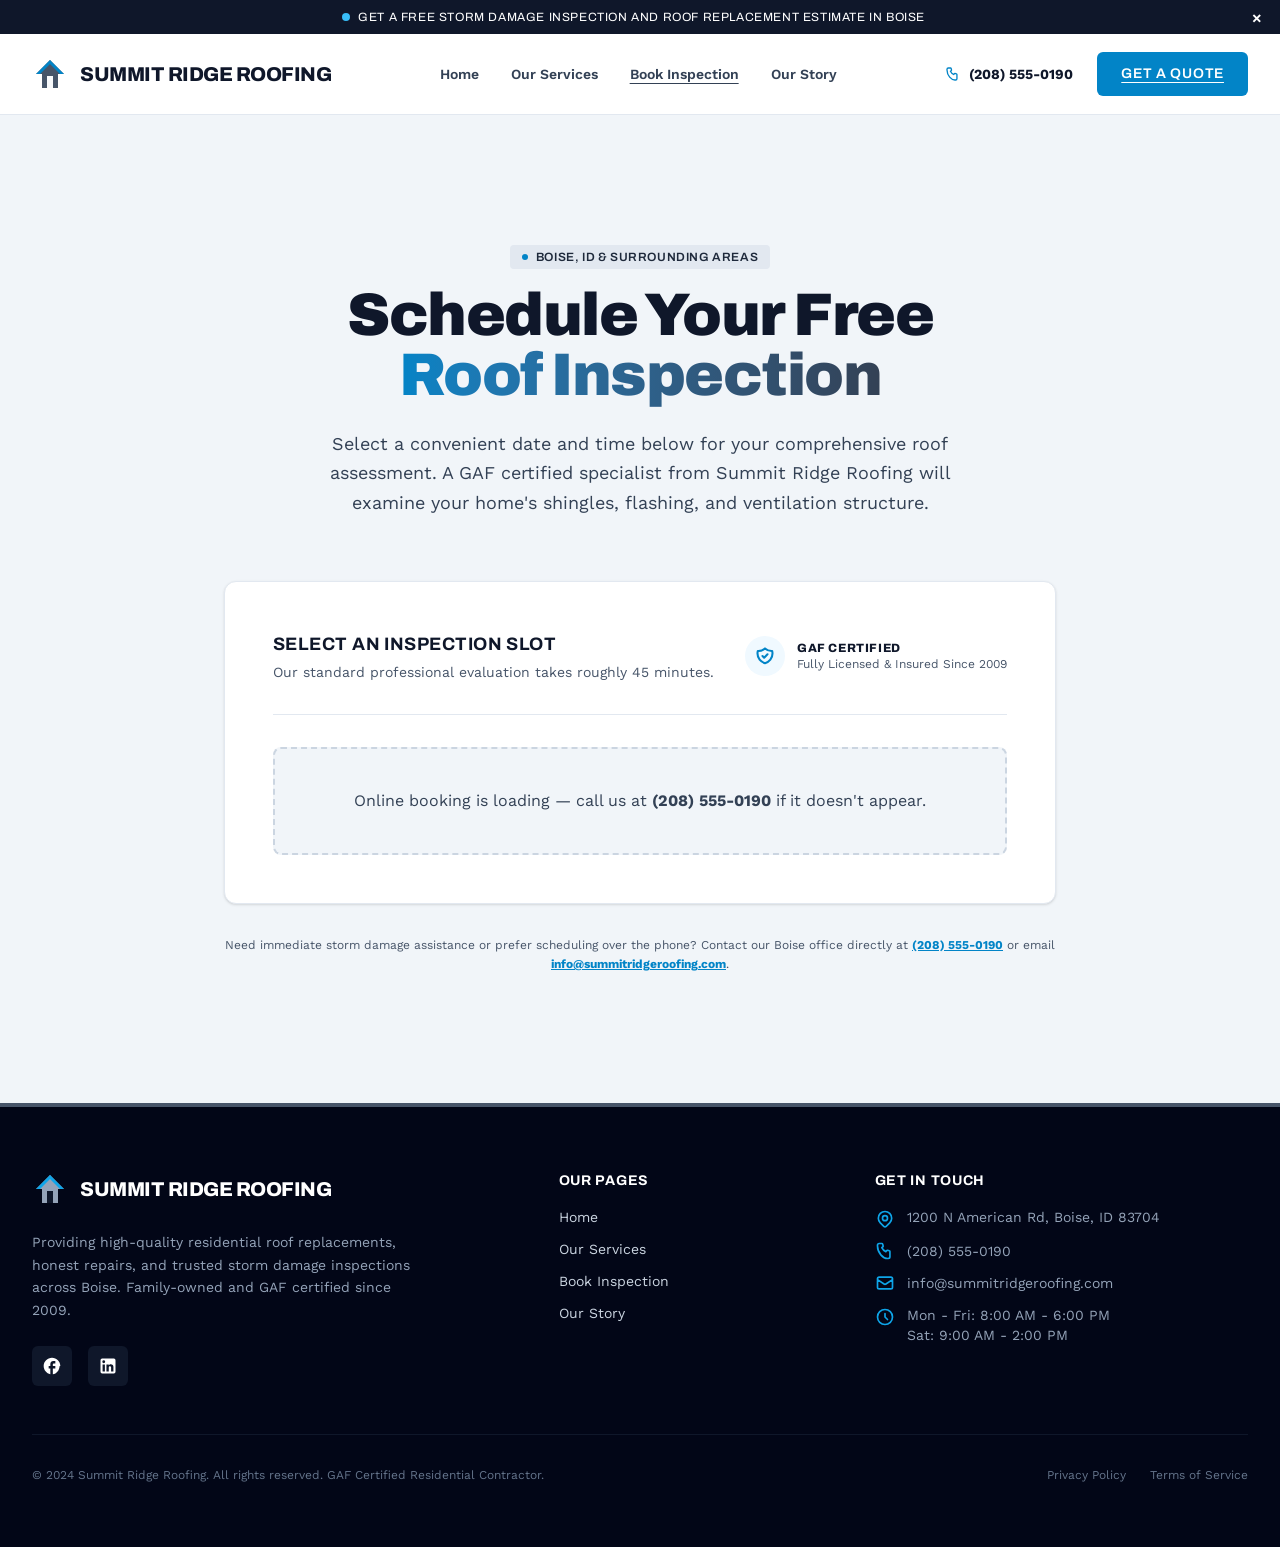
<file: book-inspection.html>
<!DOCTYPE html>
<html lang="en">
<head>
<meta charset="utf-8">
<meta name="viewport" content="width=device-width, initial-scale=1">
<title>Book a GAF Certified Roof Inspection | Summit Ridge Roofing Boise</title>
<meta name="description" content="Schedule your professional, free storm damage or residential roof replacement inspection online with Boise's trusted family-owned roofing contractor since 2009.">
<link rel="canonical" href="https://summit-ridge-roofing-7e90.sites.tibly.ai/book-inspection">
<meta property="og:type" content="website">
<meta property="og:url" content="https://summit-ridge-roofing-7e90.sites.tibly.ai/book-inspection">
<meta property="og:site_name" content="Summit Ridge Roofing">
<meta property="og:title" content="Book a GAF Certified Roof Inspection | Summit Ridge Roofing Boise">
<meta property="og:description" content="Schedule your professional, free storm damage or residential roof replacement inspection online with Boise's trusted family-owned roofing contractor since 2009.">
<meta name="twitter:card" content="summary_large_image">
<script type="application/ld+json" data-tibly-business>{"@context":"https://schema.org","@type":"RoofingContractor","name":"Summit Ridge Roofing","url":"https://summit-ridge-roofing-7e90.sites.tibly.ai/"}</script>
<link rel="icon" href="/favicon.svg" type="image/svg+xml">
<link rel="preconnect" href="https://fonts.googleapis.com">
<link rel="preconnect" href="https://fonts.gstatic.com" crossorigin>
<link href="https://fonts.googleapis.com/css2?family=Archivo:wght@500;700;800&family=Work+Sans:wght@400;500;600&display=swap" rel="stylesheet">
<style>details[open] > *:not(summary){animation:tibly-acc .35s ease}@keyframes tibly-acc{from{opacity:0;transform:translateY(-4px)}}</style>
<style>@media (prefers-reduced-motion:no-preference){.tibly-fx{opacity:0;transform:translateY(24px);transition:opacity .7s ease,transform .7s ease}.tibly-fx.tibly-fx-in{opacity:1;transform:none}}</style>
<script>addEventListener('DOMContentLoaded',function(){if(!('IntersectionObserver' in window))return;var io=new IntersectionObserver(function(es){es.forEach(function(en){if(en.isIntersecting){en.target.classList.add('tibly-fx-in');io.unobserve(en.target)}})},{rootMargin:'0px 0px -8% 0px'});document.querySelectorAll('section[data-block] > *').forEach(function(el){var p=getComputedStyle(el).position;if(p==='absolute'||p==='fixed')return;if(el.getBoundingClientRect().top>innerHeight){el.classList.add('tibly-fx');io.observe(el)}})});</script>
<style>.tibly-ba{position:relative;overflow:hidden;--ba:50%;cursor:ew-resize;touch-action:pan-y;user-select:none;-webkit-user-select:none}.tibly-ba>img{display:block;width:100%;height:100%;object-fit:cover}.tibly-ba .tibly-ba-before{position:absolute;inset:0;clip-path:inset(0 calc(100% - var(--ba)) 0 0)}.tibly-ba .tibly-ba-before img{display:block;width:100%;height:100%;object-fit:cover}.tibly-ba::after{content:'';position:absolute;top:0;bottom:0;left:var(--ba);width:2px;margin-left:-1px;background:#fff;box-shadow:0 0 6px rgba(0,0,0,.55);pointer-events:none;z-index:1}.tibly-ba::before{content:'';position:absolute;top:50%;left:var(--ba);width:44px;height:44px;transform:translate(-50%,-50%);border-radius:9999px;background:rgba(0,0,0,.75) url("data:image/svg+xml,%3Csvg%20xmlns='http://www.w3.org/2000/svg'%20viewBox='0%200%2024%2024'%20fill='%23fff'%3E%3Cpath%20d='M9%206l-6%206%206%206zM15%206l6%206-6%206z'/%3E%3C/svg%3E") center/22px 22px no-repeat;border:2px solid #fff;box-shadow:0 2px 8px rgba(0,0,0,.4);pointer-events:none;z-index:1}.tibly-ba input[type=range]{position:absolute;inset:0;width:100%;height:100%;margin:0;opacity:0;pointer-events:none;-webkit-appearance:none;appearance:none;z-index:2}[data-lightbox]{cursor:zoom-in}.tibly-lb{position:fixed;inset:0;z-index:9999;background:rgba(0,0,0,.92);display:flex;align-items:center;justify-content:center;cursor:zoom-out;padding:24px}.tibly-lb img{max-width:100%;max-height:100%;object-fit:contain}</style>
<script>document.addEventListener('input',function(e){var t=e.target;if(!t||t.type!=='range')return;var c=t.closest&&t.closest('.tibly-ba');if(c)c.style.setProperty('--ba',t.value+'%')});document.addEventListener('pointerdown',function(e){var c=e.target.closest&&e.target.closest('.tibly-ba');if(!c||e.button>0)return;e.preventDefault();var inp=c.querySelector('input[type=range]');var set=function(x){var r=c.getBoundingClientRect();if(!r.width)return;var p=Math.max(0,Math.min(100,(x-r.left)*100/r.width));c.style.setProperty('--ba',p+'%');if(inp)inp.value=Math.round(p)};set(e.clientX);var mv=function(ev){set(ev.clientX)};var up=function(){document.removeEventListener('pointermove',mv);document.removeEventListener('pointerup',up);document.removeEventListener('pointercancel',up)};document.addEventListener('pointermove',mv);document.addEventListener('pointerup',up);document.addEventListener('pointercancel',up)});document.addEventListener('click',function(e){var im=e.target.closest&&e.target.closest('[data-lightbox]');if(!im||!(im.currentSrc||im.src))return;e.preventDefault();var o=document.createElement('div');o.className='tibly-lb';var big=document.createElement('img');big.src=im.currentSrc||im.src;big.alt=im.alt||'';o.appendChild(big);o.addEventListener('click',function(){o.remove()});document.addEventListener('keydown',function esc(ev){if(ev.key==='Escape'){o.remove();document.removeEventListener('keydown',esc)}});document.body.appendChild(o)});document.addEventListener('click',function(e){var x=e.target.closest&&e.target.closest('[data-announce-close]');if(!x)return;var b=x.closest('[data-announce]');if(b){b.style.display='none';try{sessionStorage.setItem('tibly-announce','1')}catch(_){}}});addEventListener('DOMContentLoaded',function(){try{if(sessionStorage.getItem('tibly-announce')==='1'){var b=document.querySelector('[data-announce]');if(b)b.style.display='none'}}catch(_){}if('IntersectionObserver' in window&&!matchMedia('(prefers-reduced-motion:reduce)').matches){var els=document.querySelectorAll('[data-count]');if(els.length){var io=new IntersectionObserver(function(es){es.forEach(function(en){if(!en.isIntersecting)return;io.unobserve(en.target);var el=en.target,s=el.textContent||'',m=s.match(/[\d,]*\d(?:\.\d+)?/);if(!m)return;var raw=m[0],num=parseFloat(raw.replace(/,/g,''));if(!isFinite(num))return;if(!el.getAttribute('data-count'))el.setAttribute('data-count',s);var pre=s.slice(0,m.index),post=s.slice(m.index+raw.length),grp=raw.indexOf(',')>=0,dec=(raw.split('.')[1]||'').length,t0=performance.now();requestAnimationFrame(function tick(now){var p=Math.min((now-t0)/1400,1);p=1-Math.pow(1-p,3);var v=(num*p).toFixed(dec);if(grp)v=Number(v).toLocaleString('en-US',{minimumFractionDigits:dec});el.textContent=pre+v+post;if(p<1)requestAnimationFrame(tick)})})},{rootMargin:'0px 0px -10% 0px'});els.forEach(function(el){io.observe(el)})}}var badge=document.querySelector('[data-tibly-open]');if(badge){var src=document.querySelector('[data-tibly-field="hours"]');var txt=(src&&src.textContent||'').toLowerCase();var days=['sun','mon','tue','wed','thu','fri','sat'];var toMin=function(h,mm,ap){h=+h;mm=+(mm||0);if(ap==='pm'&&h!==12)h+=12;if(ap==='am'&&h===12)h=0;return h*60+mm};var spans=[];var re=/(sun|mon|tue|wed|thu|fri|sat|daily|every ?day)[a-z]*\s*(?:[-\u2013\u2014]\s*(sun|mon|tue|wed|thu|fri|sat)[a-z]*)?\s*:?\s*(\d{1,2})(?::(\d{2}))?\s*(am|pm)?\s*[-\u2013\u2014]\s*(\d{1,2})(?::(\d{2}))?\s*(am|pm)?/g,mm;while((mm=re.exec(txt))){var d1=mm[1].slice(0,3),d2=mm[2],ap1=mm[5]||(mm[8]==='pm'&&+mm[3]<=+mm[6]?'am':mm[8]),o=toMin(mm[3],mm[4],ap1),c=toMin(mm[6],mm[7],mm[8]);var from=d1==='dai'||d1==='eve'?0:days.indexOf(d1),to=d2?days.indexOf(d2.slice(0,3)):(d1==='dai'||d1==='eve'?6:from);if(from<0)continue;for(var d=from;;d=(d+1)%7){spans.push([d,o,c]);if(d===to)break}}if(spans.length){var now=new Date(),cur=now.getDay(),min=now.getHours()*60+now.getMinutes();var open=spans.some(function(s){return s[0]===cur&&min>=s[1]&&min<s[2]});badge.textContent=open?(badge.getAttribute('data-open-text')||'Open now'):(badge.getAttribute('data-closed-text')||'Closed now');badge.setAttribute('data-state',open?'open':'closed');badge.hidden=false}}});</script>
<style>header a[aria-current="page"]:not(:has(img,svg)){text-decoration:underline;text-underline-offset:4px;text-decoration-thickness:1px}</style>
<style>#nav-open~[class*="peer-checked:"][class*="fixed"]{min-height:100vh;min-height:100dvh}@media (prefers-reduced-motion:no-preference){label[for="nav-open"] span{transition:transform .3s ease,opacity .2s ease}header:has(#nav-open:checked) label[for="nav-open"]:not([aria-label="Close" i]) span:not(:has(span)):nth-of-type(1){transform:translateY(8px) rotate(45deg)}header:has(#nav-open:checked) label[for="nav-open"]:not([aria-label="Close" i]) span:not(:has(span)):nth-of-type(2){opacity:0}header:has(#nav-open:checked) label[for="nav-open"]:not([aria-label="Close" i]) span:not(:has(span)):nth-of-type(3){transform:translateY(-8px) rotate(-45deg)}#nav-open:checked~[class*="peer-checked:"]{animation:tibly-nav-in .25s ease}#nav-open:checked~[class*="peer-checked:"] label[for="nav-open"]{display:inline-block;animation:tibly-x-in .35s ease}@keyframes tibly-nav-in{from{opacity:0;transform:translateY(10px)}}@keyframes tibly-x-in{from{opacity:0;transform:rotate(-90deg) scale(.6)}}}</style>
<link rel="stylesheet" href="/styles.css?v=36734564">
</head>
<body>
<!-- block:header -->
<header class="w-full bg-white border-b border-brand-100 sticky top-0 z-50">
  <!-- Announcement Bar -->
  <div data-announce class="bg-brand-800 text-white text-xs font-display tracking-wider uppercase py-2 px-4 flex justify-between items-center">
    <div class="mx-auto flex items-center gap-2">
      <span class="inline-block w-2 h-2 rounded-full bg-accent-400 animate-pulse"></span>
      <span>Get a free storm damage inspection and roof replacement estimate in Boise</span>
    </div>
    <button data-announce-close aria-label="Dismiss" class="text-white hover:text-accent-300 font-bold text-lg leading-none cursor-pointer">&times;</button>
  </div>

  <div class="max-w-7xl mx-auto px-4 sm:px-6 lg:px-8">
    <input type="checkbox" id="nav-open" class="peer sr-only">
    
    <!-- Primary Header Row -->
    <div class="flex items-center justify-between h-20">
      <!-- Brand Logo / Wordmark -->
      <a href="/" class="flex items-center gap-3 group focus:outline-none focus:ring-2 focus:ring-accent-500 rounded-md">
        <!-- Minimalist Architectural SVG Icon -->
        <svg class="w-9 h-9 flex-shrink-0" viewBox="0 0 36 36" fill="none" xmlns="http://www.w3.org/2000/svg" aria-hidden="true">
          <path d="M18 4L4 18H10V32H26V18H32L18 4Z" fill="#475569" class="transition-colors group-hover:fill-brand-700"/>
          <path d="M18 4L32 18H28L18 8L8 18H4L18 4Z" fill="#0284C7"/>
          <rect x="15" y="20" width="6" height="12" fill="#F8FAFC"/>
        </svg>
        <span class="font-display text-lg sm:text-xl font-extrabold text-brand-800 tracking-tight uppercase" data-tibly-field="business-name">Summit Ridge Roofing</span>
      </a>

      <!-- Desktop Navigation -->
      <nav class="hidden md:flex items-center gap-8">
        <a href="/" class="font-body text-sm font-semibold text-brand-600 hover:text-accent-600 transition-colors">Home</a>
        <a href="/services" class="font-body text-sm font-semibold text-brand-600 hover:text-accent-600 transition-colors">Our Services</a>
        <a href="/book-inspection" class="font-body text-sm font-semibold text-brand-600 hover:text-accent-600 transition-colors" aria-current="page">Book Inspection</a>
        <a href="/about" class="font-body text-sm font-semibold text-brand-600 hover:text-accent-600 transition-colors">Our Story</a>
      </nav>

      <!-- Desktop Call Actions -->
      <div class="hidden md:flex items-center gap-6">
        <a href="tel:2085550190" class="font-body text-sm font-bold text-brand-800 hover:text-accent-600 transition-colors flex items-center gap-2" data-tibly-field="phone">
          <svg class="w-4 h-4 text-accent-600" fill="none" stroke="currentColor" stroke-width="2" viewBox="0 0 24 24"><path stroke-linecap="round" stroke-linejoin="round" d="M3 5a2 2 0 012-2h3.28a1 1 0 01.94.725l.548 2.2a1 1 0 01-.321.988l-1.305.98a10.582 10.582 0 004.872 4.872l.98-1.305a1 1 0 01.988-.321l2.2.548a1 1 0 01.725.94V19a2 2 0 01-2 2h-1C9.716 21 3 14.284 3 6V5z"/></svg>
          <span>(208) 555-0190</span>
        </a>
        <a href="/book-inspection" class="btn" aria-current="page">Get A Quote</a>
      </div>

      <!-- Mobile Hamburger Button -->
      <label for="nav-open" class="md:hidden p-2 text-brand-700 hover:text-accent-600 cursor-pointer focus:outline-none" aria-label="Menu">
        <svg class="w-7 h-7" fill="none" stroke="currentColor" stroke-width="2.5" viewBox="0 0 24 24">
          <path stroke-linecap="round" stroke-linejoin="round" d="M4 6h16M4 12h16m-7 6h7"/>
        </svg>
      </label>
    </div>

    <!-- Mobile Full-Screen Overlay -->
    <div class="hidden peer-checked:flex md:hidden fixed inset-0 z-50 flex-col bg-white">
      <!-- Overlay Header -->
      <div class="flex items-center justify-between h-20 px-4 border-b border-brand-100">
        <a href="/" class="flex items-center gap-3">
          <svg class="w-9 h-9" viewBox="0 0 36 36" fill="none" xmlns="http://www.w3.org/2000/svg">
            <path d="M18 4L4 18H10V32H26V18H32L18 4Z" fill="#475569"/>
            <path d="M18 4L32 18H28L18 8L8 18H4L18 4Z" fill="#0284C7"/>
            <rect x="15" y="20" width="6" height="12" fill="#FFFFFF"/>
          </svg>
          <span class="font-display text-lg font-extrabold text-brand-800 tracking-tight uppercase" data-tibly-field="business-name">Summit Ridge Roofing</span>
        </a>
        <label for="nav-open" aria-label="Close" class="p-2 text-brand-700 hover:text-accent-600 cursor-pointer">
          <svg class="w-7 h-7" fill="none" stroke="currentColor" stroke-width="2.5" viewBox="0 0 24 24">
            <path stroke-linecap="round" stroke-linejoin="round" d="M6 18L18 6M6 6l12 12"/>
          </svg>
        </label>
      </div>

      <!-- Overlay Links -->
      <nav class="flex-1 flex flex-col items-center justify-center gap-8 px-6">
        <a href="/" class="font-display text-3xl font-extrabold text-brand-800 hover:text-accent-600 transition-colors uppercase">Home</a>
        <a href="/services" class="font-display text-3xl font-extrabold text-brand-800 hover:text-accent-600 transition-colors uppercase">Our Services</a>
        <a href="/book-inspection" class="font-display text-3xl font-extrabold text-brand-800 hover:text-accent-600 transition-colors uppercase" aria-current="page">Book Inspection</a>
        <a href="/about" class="font-display text-3xl font-extrabold text-brand-800 hover:text-accent-600 transition-colors uppercase">Our Story</a>
      </nav>

      <!-- Overlay Actions -->
      <div class="p-6 border-t border-brand-100 flex flex-col gap-4 text-center">
        <a href="tel:2085550190" class="font-body text-lg font-bold text-brand-800 py-3 block" data-tibly-field="phone">(208) 555-0190</a>
        <a href="/book-inspection" class="btn w-full" aria-current="page">Request Free Estimate</a>
      </div>
    </div>
  </div>
</header>
<!-- /block:header -->
<!-- block:booking -->
<section class="py-20 md:py-32 bg-brand-50" data-block="booking">
  <div class="max-w-4xl mx-auto px-4 sm:px-6 lg:px-8">
    
    <!-- Minimalist Architectural Header -->
    <div class="text-center mb-12 md:mb-16">
      <div class="inline-flex items-center gap-2 px-3 py-1 bg-brand-100 text-brand-700 rounded text-xs font-display font-semibold tracking-wider uppercase mb-4">
        <span class="inline-block w-1.5 h-1.5 rounded-full bg-accent-600"></span>
        Boise, ID &amp; Surrounding Areas
      </div>
      <h1 class="font-display text-4xl sm:text-5xl md:text-6xl font-black text-brand-800 tracking-tight leading-none mb-6">
        Schedule Your Free <br class="hidden sm:inline">
        <span class="bg-gradient-to-r from-accent-600 to-brand-600 bg-clip-text text-transparent">Roof Inspection</span>
      </h1>
      <p class="font-body text-base sm:text-lg text-brand-600 max-w-2xl mx-auto leading-relaxed">
        Select a convenient date and time below for your comprehensive roof assessment. A GAF certified specialist from <span data-tibly-field="business-name">Summit Ridge Roofing</span> will examine your home's shingles, flashing, and ventilation structure.
      </p>
    </div>

    <!-- Live Booking Widget Container -->
    <div class="bg-surface border border-brand-100 rounded-xl p-6 sm:p-8 md:p-12 shadow-sm">
      <div class="mb-8 pb-8 border-b border-brand-100 flex flex-col md:flex-row md:items-center md:justify-between gap-6">
        <div>
          <h2 class="font-display text-lg font-bold text-brand-800 uppercase tracking-wide">Select An Inspection Slot</h2>
          <p class="font-body text-sm text-brand-500 mt-1">Our standard professional evaluation takes roughly 45 minutes.</p>
        </div>
        <div class="flex items-center gap-3">
          <div class="w-10 h-10 rounded-full bg-accent-50 flex items-center justify-center text-accent-600 flex-shrink-0">
            <svg class="w-5 h-5" fill="none" stroke="currentColor" stroke-width="2.5" viewBox="0 0 24 24">
              <path stroke-linecap="round" stroke-linejoin="round" d="M9 12l2 2 4-4m5.618-4.016A11.955 11.955 0 0112 2.944a11.955 11.955 0 01-8.618 3.04A12.02 12.02 0 003 9c0 5.591 3.824 10.29 9 11.622 5.176-1.332 9-6.03 9-11.622 0-1.042-.133-2.052-.382-3.016z"/>
            </svg>
          </div>
          <div class="text-left">
            <p class="font-display text-xs font-extrabold text-brand-800 uppercase tracking-wider">GAF Certified</p>
            <p class="font-body text-xs text-brand-500">Fully Licensed &amp; Insured Since 2009</p>
          </div>
        </div>
      </div>

      <!-- Tibly Live Booking Placeholder -->
      <div data-tibly-booking class="bg-brand-50 border-2 border-dashed border-brand-200 rounded-lg p-10 text-center font-body text-brand-600">
        Online booking is loading — call us at <span data-tibly-field="phone" class="font-bold">(208) 555-0190</span> if it doesn't appear.
      </div>
    </div>

    <!-- Informational Note -->
    <div class="mt-8 text-center">
      <p class="font-body text-xs text-brand-500 leading-relaxed">
        Need immediate storm damage assistance or prefer scheduling over the phone? Contact our Boise office directly at <a href="tel:2085550190" class="text-accent-600 hover:text-accent-700 font-bold underline transition-colors" data-tibly-field="phone">(208) 555-0190</a> or email <a href="mailto:info@summitridgeroofing.com" class="text-accent-600 hover:text-accent-700 font-bold underline transition-colors" data-tibly-field="email">info@summitridgeroofing.com</a>.
      </p>
    </div>

  </div>
</section>
<!-- /block:booking -->
<!-- block:footer -->
<footer class="bg-brand-900 text-brand-200 border-t-4 border-brand-500 pt-16 pb-28 md:pb-16 font-body">
  <div class="max-w-7xl mx-auto px-4 sm:px-6 lg:px-8">
    <div class="grid grid-cols-1 md:grid-cols-12 gap-12 mb-12">
      
      <!-- Brand & Description Column -->
      <div class="md:col-span-5 space-y-6">
        <a href="/" class="flex items-center gap-3 group focus:outline-none">
          <svg class="w-9 h-9 flex-shrink-0" viewBox="0 0 36 36" fill="none" xmlns="http://www.w3.org/2000/svg" aria-hidden="true">
            <path d="M18 4L4 18H10V32H26V18H32L18 4Z" fill="#94A3B8"/>
            <path d="M18 4L32 18H28L18 8L8 18H4L18 4Z" fill="#0ea5e9"/>
            <rect x="15" y="20" width="6" height="12" fill="#0F172A"/>
          </svg>
          <span class="font-display text-xl font-extrabold text-white tracking-tight uppercase" data-tibly-field="business-name">Summit Ridge Roofing</span>
        </a>
        <p class="text-sm text-brand-300 max-w-sm leading-relaxed">
          Providing high-quality residential roof replacements, honest repairs, and trusted storm damage inspections across Boise. Family-owned and GAF certified since 2009.
        </p>
        <div class="flex gap-4" data-tibly-field="links">
          <a href="#" class="w-10 h-10 rounded-md bg-brand-800 hover:bg-accent-600 text-white flex items-center justify-center transition-all" aria-label="Facebook">
            <svg class="w-5 h-5" fill="currentColor" viewBox="0 0 24 24"><path d="M22 12c0-5.52-4.48-10-10-10S2 6.48 2 12c0 4.84 3.44 8.87 8 9.8V15H8v-3h2V9.5C10 7.57 11.57 6 13.5 6H16v3h-2c-.55 0-1 .45-1 1v2h3v3h-3v6.95c4.56-.93 8-4.96 8-9.8z"/></svg>
          </a>
          <a href="#" class="w-10 h-10 rounded-md bg-brand-800 hover:bg-accent-600 text-white flex items-center justify-center transition-all" aria-label="LinkedIn">
            <svg class="w-5 h-5" fill="currentColor" viewBox="0 0 24 24"><path d="M19 3a2 2 0 0 1 2 2v14a2 2 0 0 1-2 2H5a2 2 0 0 1-2-2V5a2 2 0 0 1 2-2h14m-.5 15.5v-5.3a3.26 3.26 0 0 0-3.26-3.26c-.85 0-1.84.52-2.32 1.3v-1.11h-2.79v8.37h2.79v-4.93c0-.77.62-1.4 1.39-1.4a1.4 1.4 0 0 1 1.4 1.4v4.93h2.79M6.88 8.56a1.68 1.68 0 0 0 1.68-1.68c0-.93-.75-1.69-1.68-1.69a1.69 1.69 0 0 0-1.69 1.69c0 .93.76 1.68 1.69 1.68m1.39 9.94v-8.37H5.5v8.37h2.77z"/></svg>
          </a>
        </div>
      </div>

      <!-- Quick Navigation Column -->
      <div class="md:col-span-3 space-y-4">
        <h3 class="font-display text-sm font-bold tracking-wider uppercase text-white">Our Pages</h3>
        <nav class="flex flex-col gap-3 text-sm">
          <a href="/" class="hover:text-white transition-colors">Home</a>
          <a href="/services" class="hover:text-white transition-colors">Our Services</a>
          <a href="/book-inspection" class="hover:text-white transition-colors">Book Inspection</a>
          <a href="/about" class="hover:text-white transition-colors">Our Story</a>
        </nav>
      </div>

      <!-- Contact Information Column -->
      <div class="md:col-span-4 space-y-4">
        <h3 class="font-display text-sm font-bold tracking-wider uppercase text-white">Get in Touch</h3>
        <ul class="space-y-3 text-sm text-brand-300">
          <li class="flex items-start gap-3">
            <svg class="w-5 h-5 text-accent-500 mt-0.5 flex-shrink-0" fill="none" stroke="currentColor" stroke-width="2" viewBox="0 0 24 24"><path stroke-linecap="round" stroke-linejoin="round" d="M17.657 16.657L13.414 20.9a1.998 1.998 0 01-2.827 0l-4.244-4.243a8 8 0 1111.314 0z"/><path stroke-linecap="round" stroke-linejoin="round" d="M15 11a3 3 0 11-6 0 3 3 0 016 0z"/></svg>
            <span data-tibly-field="address">1200 N American Rd, Boise, ID 83704</span>
          </li>
          <li class="flex items-center gap-3">
            <svg class="w-5 h-5 text-accent-500 flex-shrink-0" fill="none" stroke="currentColor" stroke-width="2" viewBox="0 0 24 24"><path stroke-linecap="round" stroke-linejoin="round" d="M3 5a2 2 0 012-2h3.28a1 1 0 01.94.725l.548 2.2a1 1 0 01-.321.988l-1.305.98a10.582 10.582 0 004.872 4.872l.98-1.305a1 1 0 01.988-.321l2.2.548a1 1 0 01.725.94V19a2 2 0 01-2 2h-1C9.716 21 3 14.284 3 6V5z"/></svg>
            <a href="tel:2085550190" class="hover:text-white transition-colors" data-tibly-field="phone">(208) 555-0190</a>
          </li>
          <li class="flex items-center gap-3">
            <svg class="w-5 h-5 text-accent-500 flex-shrink-0" fill="none" stroke="currentColor" stroke-width="2" viewBox="0 0 24 24"><path stroke-linecap="round" stroke-linejoin="round" d="M3 8l7.89 5.26a2 2 0 002.22 0L21 8M5 19h14a2 2 0 002-2V7a2 2 0 00-2-2H5a2 2 0 00-2 2v10a2 2 0 002 2z"/></svg>
            <a href="mailto:info@summitridgeroofing.com" class="hover:text-white transition-colors" data-tibly-field="email">info@summitridgeroofing.com</a>
          </li>
          <li class="flex items-start gap-3">
            <svg class="w-5 h-5 text-accent-500 mt-0.5 flex-shrink-0" fill="none" stroke="currentColor" stroke-width="2" viewBox="0 0 24 24"><path stroke-linecap="round" stroke-linejoin="round" d="M12 8v4l3 3m6-3a9 9 0 11-18 0 9 9 0 0118 0z"/></svg>
            <span data-tibly-field="hours" class="block">Mon - Fri: 8:00 AM - 6:00 PM<br>Sat: 9:00 AM - 2:00 PM</span>
          </li>
        </ul>
      </div>

    </div>

    <!-- Bottom Copyright & Certifications -->
    <div class="border-t border-brand-800 pt-8 flex flex-col md:flex-row items-center justify-between gap-4 text-xs text-brand-400">
      <p>&copy; 2024 Summit Ridge Roofing. All rights reserved. GAF Certified Residential Contractor.</p>
      <div class="flex gap-6">
        <a href="#" class="hover:text-white transition-colors">Privacy Policy</a>
        <a href="#" class="hover:text-white transition-colors">Terms of Service</a>
      </div>
    </div>
  </div>

  <!-- Sticky Mobile Call Bar -->
  <div class="md:hidden fixed bottom-0 inset-x-0 z-40 bg-brand-900 border-t border-brand-800 p-3 shadow-lg">
    <a href="tel:2085550190" class="btn w-full flex items-center justify-center gap-3 py-3.5 text-base" data-tibly-field="phone">
      <svg class="w-5 h-5" fill="none" stroke="currentColor" stroke-width="2.5" viewBox="0 0 24 24"><path stroke-linecap="round" stroke-linejoin="round" d="M3 5a2 2 0 012-2h3.28a1 1 0 01.94.725l.548 2.2a1 1 0 01-.321.988l-1.305.98a10.582 10.582 0 004.872 4.872l.98-1.305a1 1 0 01.988-.321l2.2.548a1 1 0 01.725.94V19a2 2 0 01-2 2h-1C9.716 21 3 14.284 3 6V5z"/></svg>
      <span>Call To Book Inspection</span>
    </a>
  </div>
</footer>
<!-- /block:footer -->
  <script async src="https://api.tibly.ai/widget/v1.js"></script>
</body>
</html>
</file>
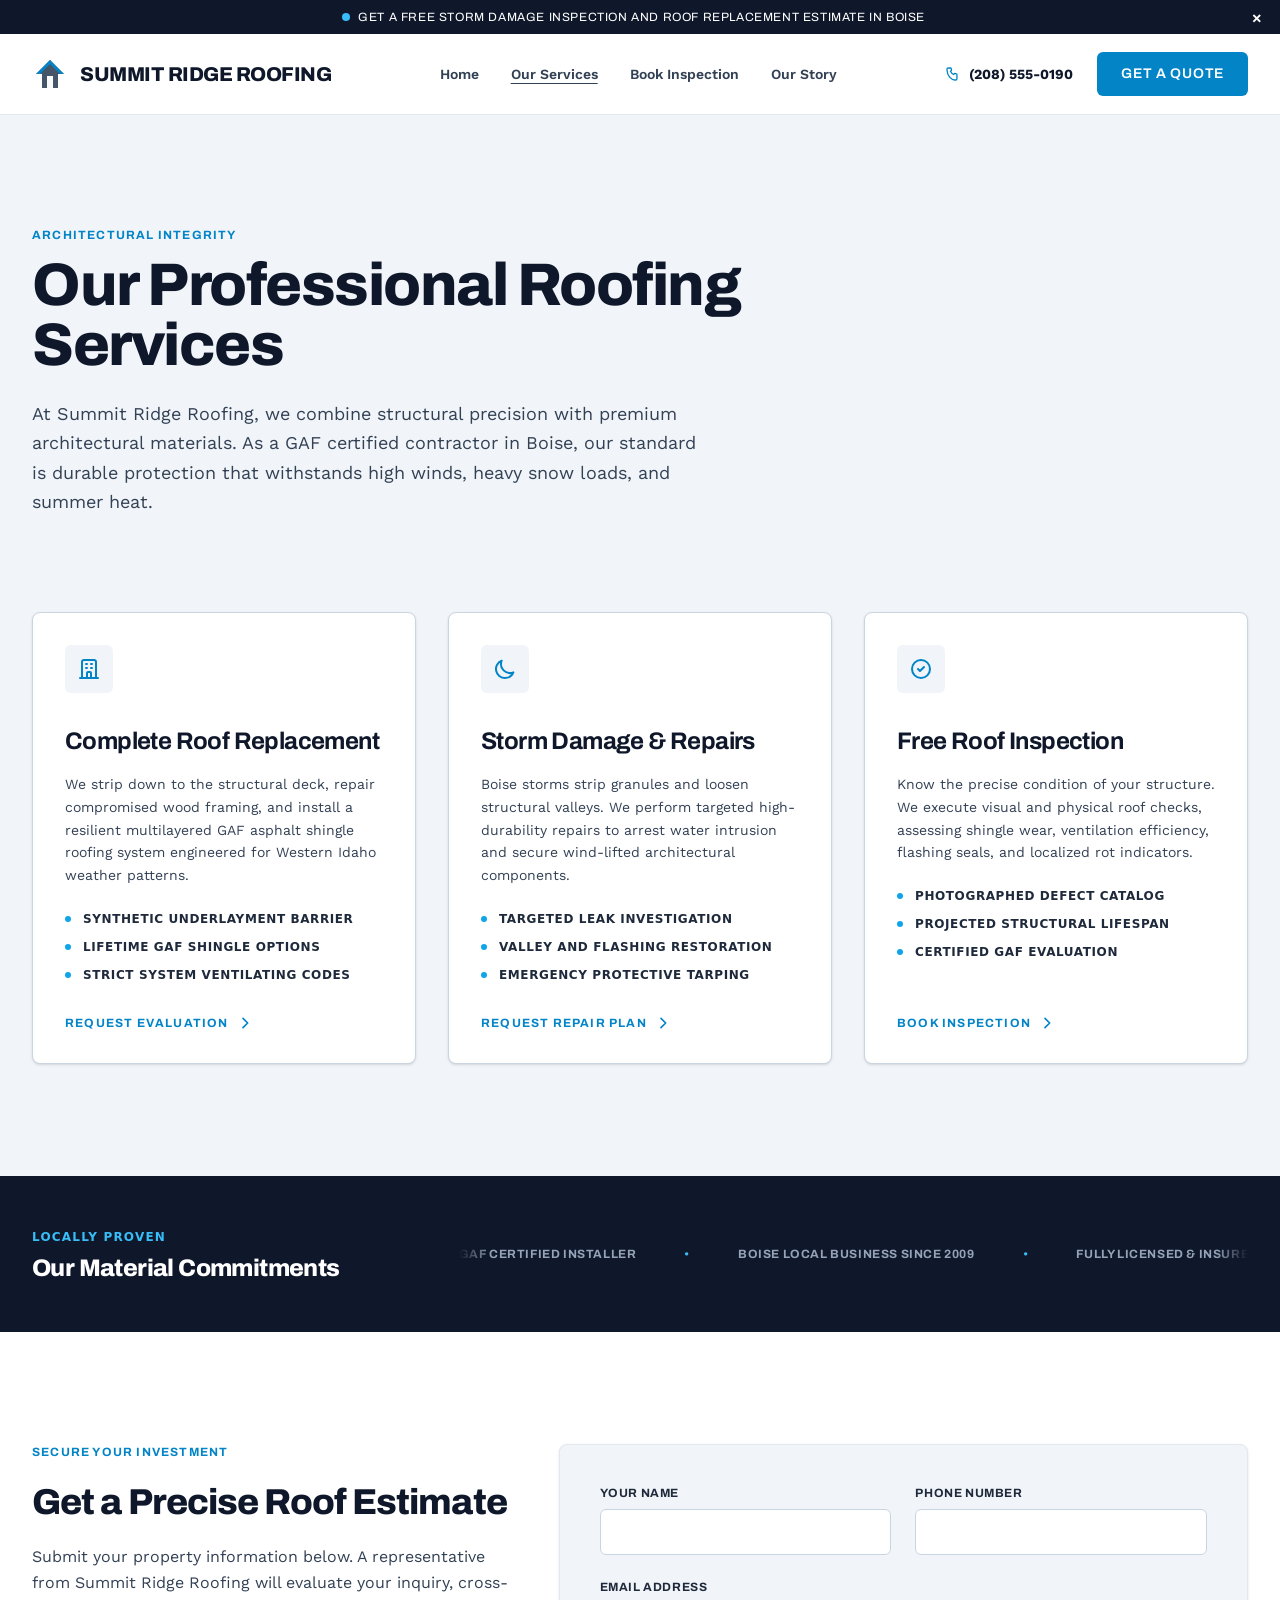
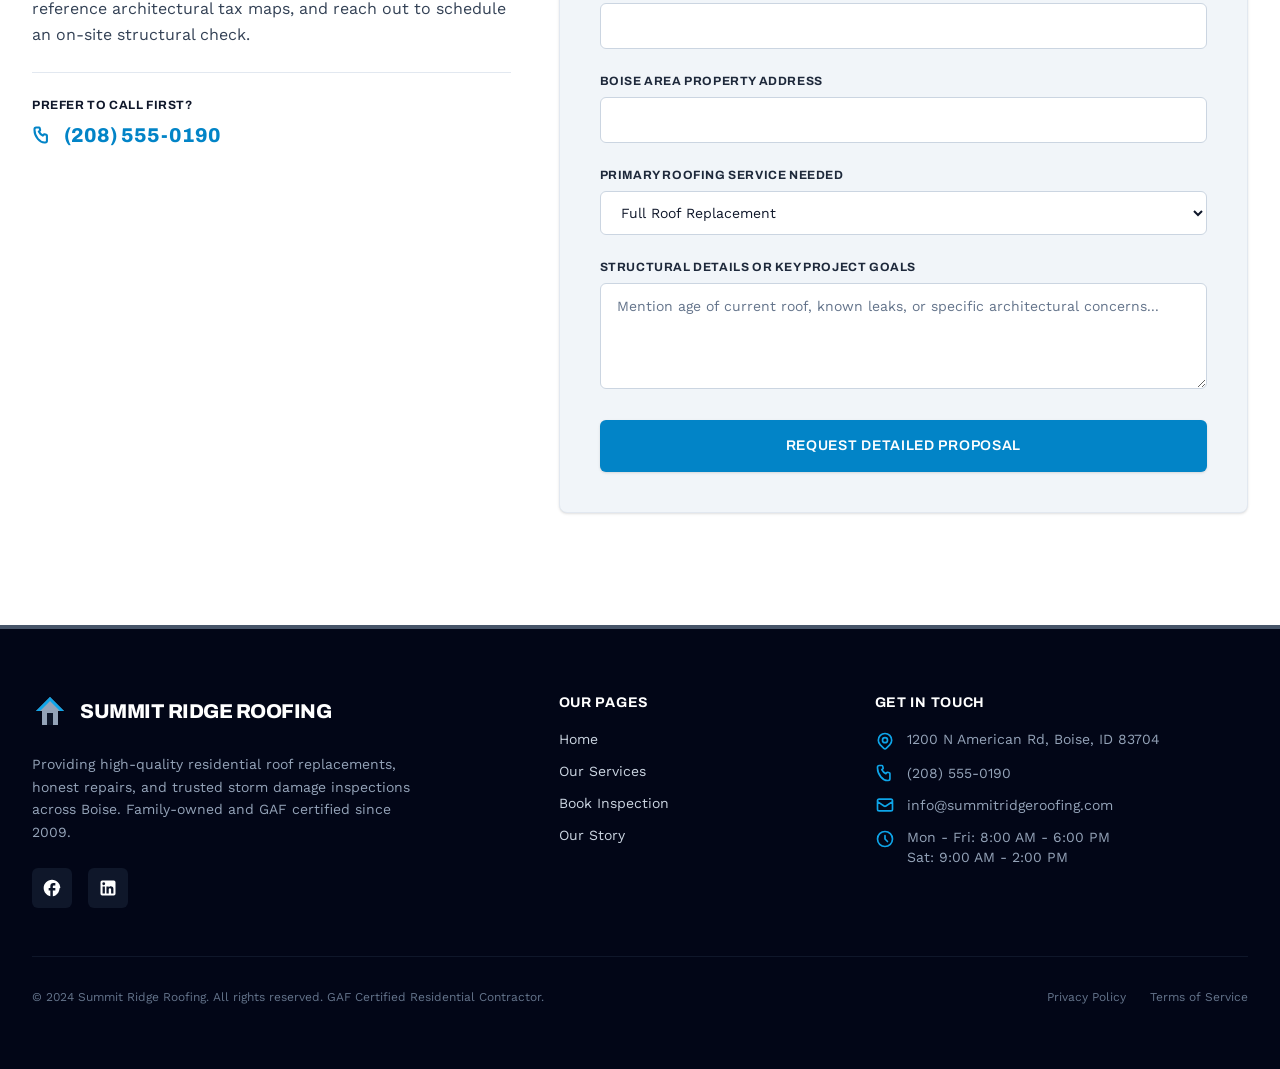
<file: services.html>
<!DOCTYPE html>
<html lang="en">
<head>
<meta charset="utf-8">
<meta name="viewport" content="width=device-width, initial-scale=1">
<title>Roofing Services in Boise | Summit Ridge Roofing</title>
<meta name="description" content="Explore our GAF certified residential roofing services in Boise, Idaho. From complete roof replacements to precise storm damage repairs and detailed roof inspections.">
<link rel="canonical" href="https://summit-ridge-roofing-7e90.sites.tibly.ai/services">
<meta property="og:type" content="website">
<meta property="og:url" content="https://summit-ridge-roofing-7e90.sites.tibly.ai/services">
<meta property="og:site_name" content="Summit Ridge Roofing">
<meta property="og:title" content="Roofing Services in Boise | Summit Ridge Roofing">
<meta property="og:description" content="Explore our GAF certified residential roofing services in Boise, Idaho. From complete roof replacements to precise storm damage repairs and detailed roof inspections.">
<meta name="twitter:card" content="summary_large_image">
<script type="application/ld+json" data-tibly-business>{"@context":"https://schema.org","@type":"RoofingContractor","name":"Summit Ridge Roofing","url":"https://summit-ridge-roofing-7e90.sites.tibly.ai/"}</script>
<link rel="icon" href="/favicon.svg" type="image/svg+xml">
<link rel="preconnect" href="https://fonts.googleapis.com">
<link rel="preconnect" href="https://fonts.gstatic.com" crossorigin>
<link href="https://fonts.googleapis.com/css2?family=Archivo:wght@500;700;800&family=Work+Sans:wght@400;500;600&display=swap" rel="stylesheet">
<style>details[open] > *:not(summary){animation:tibly-acc .35s ease}@keyframes tibly-acc{from{opacity:0;transform:translateY(-4px)}}</style>
<style>@media (prefers-reduced-motion:no-preference){.tibly-fx{opacity:0;transform:translateY(24px);transition:opacity .7s ease,transform .7s ease}.tibly-fx.tibly-fx-in{opacity:1;transform:none}}</style>
<script>addEventListener('DOMContentLoaded',function(){if(!('IntersectionObserver' in window))return;var io=new IntersectionObserver(function(es){es.forEach(function(en){if(en.isIntersecting){en.target.classList.add('tibly-fx-in');io.unobserve(en.target)}})},{rootMargin:'0px 0px -8% 0px'});document.querySelectorAll('section[data-block] > *').forEach(function(el){var p=getComputedStyle(el).position;if(p==='absolute'||p==='fixed')return;if(el.getBoundingClientRect().top>innerHeight){el.classList.add('tibly-fx');io.observe(el)}})});</script>
<style>.tibly-ba{position:relative;overflow:hidden;--ba:50%;cursor:ew-resize;touch-action:pan-y;user-select:none;-webkit-user-select:none}.tibly-ba>img{display:block;width:100%;height:100%;object-fit:cover}.tibly-ba .tibly-ba-before{position:absolute;inset:0;clip-path:inset(0 calc(100% - var(--ba)) 0 0)}.tibly-ba .tibly-ba-before img{display:block;width:100%;height:100%;object-fit:cover}.tibly-ba::after{content:'';position:absolute;top:0;bottom:0;left:var(--ba);width:2px;margin-left:-1px;background:#fff;box-shadow:0 0 6px rgba(0,0,0,.55);pointer-events:none;z-index:1}.tibly-ba::before{content:'';position:absolute;top:50%;left:var(--ba);width:44px;height:44px;transform:translate(-50%,-50%);border-radius:9999px;background:rgba(0,0,0,.75) url("data:image/svg+xml,%3Csvg%20xmlns='http://www.w3.org/2000/svg'%20viewBox='0%200%2024%2024'%20fill='%23fff'%3E%3Cpath%20d='M9%206l-6%206%206%206zM15%206l6%206-6%206z'/%3E%3C/svg%3E") center/22px 22px no-repeat;border:2px solid #fff;box-shadow:0 2px 8px rgba(0,0,0,.4);pointer-events:none;z-index:1}.tibly-ba input[type=range]{position:absolute;inset:0;width:100%;height:100%;margin:0;opacity:0;pointer-events:none;-webkit-appearance:none;appearance:none;z-index:2}[data-lightbox]{cursor:zoom-in}.tibly-lb{position:fixed;inset:0;z-index:9999;background:rgba(0,0,0,.92);display:flex;align-items:center;justify-content:center;cursor:zoom-out;padding:24px}.tibly-lb img{max-width:100%;max-height:100%;object-fit:contain}</style>
<script>document.addEventListener('input',function(e){var t=e.target;if(!t||t.type!=='range')return;var c=t.closest&&t.closest('.tibly-ba');if(c)c.style.setProperty('--ba',t.value+'%')});document.addEventListener('pointerdown',function(e){var c=e.target.closest&&e.target.closest('.tibly-ba');if(!c||e.button>0)return;e.preventDefault();var inp=c.querySelector('input[type=range]');var set=function(x){var r=c.getBoundingClientRect();if(!r.width)return;var p=Math.max(0,Math.min(100,(x-r.left)*100/r.width));c.style.setProperty('--ba',p+'%');if(inp)inp.value=Math.round(p)};set(e.clientX);var mv=function(ev){set(ev.clientX)};var up=function(){document.removeEventListener('pointermove',mv);document.removeEventListener('pointerup',up);document.removeEventListener('pointercancel',up)};document.addEventListener('pointermove',mv);document.addEventListener('pointerup',up);document.addEventListener('pointercancel',up)});document.addEventListener('click',function(e){var im=e.target.closest&&e.target.closest('[data-lightbox]');if(!im||!(im.currentSrc||im.src))return;e.preventDefault();var o=document.createElement('div');o.className='tibly-lb';var big=document.createElement('img');big.src=im.currentSrc||im.src;big.alt=im.alt||'';o.appendChild(big);o.addEventListener('click',function(){o.remove()});document.addEventListener('keydown',function esc(ev){if(ev.key==='Escape'){o.remove();document.removeEventListener('keydown',esc)}});document.body.appendChild(o)});document.addEventListener('click',function(e){var x=e.target.closest&&e.target.closest('[data-announce-close]');if(!x)return;var b=x.closest('[data-announce]');if(b){b.style.display='none';try{sessionStorage.setItem('tibly-announce','1')}catch(_){}}});addEventListener('DOMContentLoaded',function(){try{if(sessionStorage.getItem('tibly-announce')==='1'){var b=document.querySelector('[data-announce]');if(b)b.style.display='none'}}catch(_){}if('IntersectionObserver' in window&&!matchMedia('(prefers-reduced-motion:reduce)').matches){var els=document.querySelectorAll('[data-count]');if(els.length){var io=new IntersectionObserver(function(es){es.forEach(function(en){if(!en.isIntersecting)return;io.unobserve(en.target);var el=en.target,s=el.textContent||'',m=s.match(/[\d,]*\d(?:\.\d+)?/);if(!m)return;var raw=m[0],num=parseFloat(raw.replace(/,/g,''));if(!isFinite(num))return;if(!el.getAttribute('data-count'))el.setAttribute('data-count',s);var pre=s.slice(0,m.index),post=s.slice(m.index+raw.length),grp=raw.indexOf(',')>=0,dec=(raw.split('.')[1]||'').length,t0=performance.now();requestAnimationFrame(function tick(now){var p=Math.min((now-t0)/1400,1);p=1-Math.pow(1-p,3);var v=(num*p).toFixed(dec);if(grp)v=Number(v).toLocaleString('en-US',{minimumFractionDigits:dec});el.textContent=pre+v+post;if(p<1)requestAnimationFrame(tick)})})},{rootMargin:'0px 0px -10% 0px'});els.forEach(function(el){io.observe(el)})}}var badge=document.querySelector('[data-tibly-open]');if(badge){var src=document.querySelector('[data-tibly-field="hours"]');var txt=(src&&src.textContent||'').toLowerCase();var days=['sun','mon','tue','wed','thu','fri','sat'];var toMin=function(h,mm,ap){h=+h;mm=+(mm||0);if(ap==='pm'&&h!==12)h+=12;if(ap==='am'&&h===12)h=0;return h*60+mm};var spans=[];var re=/(sun|mon|tue|wed|thu|fri|sat|daily|every ?day)[a-z]*\s*(?:[-\u2013\u2014]\s*(sun|mon|tue|wed|thu|fri|sat)[a-z]*)?\s*:?\s*(\d{1,2})(?::(\d{2}))?\s*(am|pm)?\s*[-\u2013\u2014]\s*(\d{1,2})(?::(\d{2}))?\s*(am|pm)?/g,mm;while((mm=re.exec(txt))){var d1=mm[1].slice(0,3),d2=mm[2],ap1=mm[5]||(mm[8]==='pm'&&+mm[3]<=+mm[6]?'am':mm[8]),o=toMin(mm[3],mm[4],ap1),c=toMin(mm[6],mm[7],mm[8]);var from=d1==='dai'||d1==='eve'?0:days.indexOf(d1),to=d2?days.indexOf(d2.slice(0,3)):(d1==='dai'||d1==='eve'?6:from);if(from<0)continue;for(var d=from;;d=(d+1)%7){spans.push([d,o,c]);if(d===to)break}}if(spans.length){var now=new Date(),cur=now.getDay(),min=now.getHours()*60+now.getMinutes();var open=spans.some(function(s){return s[0]===cur&&min>=s[1]&&min<s[2]});badge.textContent=open?(badge.getAttribute('data-open-text')||'Open now'):(badge.getAttribute('data-closed-text')||'Closed now');badge.setAttribute('data-state',open?'open':'closed');badge.hidden=false}}});</script>
<style>header a[aria-current="page"]:not(:has(img,svg)){text-decoration:underline;text-underline-offset:4px;text-decoration-thickness:1px}</style>
<style>#nav-open~[class*="peer-checked:"][class*="fixed"]{min-height:100vh;min-height:100dvh}@media (prefers-reduced-motion:no-preference){label[for="nav-open"] span{transition:transform .3s ease,opacity .2s ease}header:has(#nav-open:checked) label[for="nav-open"]:not([aria-label="Close" i]) span:not(:has(span)):nth-of-type(1){transform:translateY(8px) rotate(45deg)}header:has(#nav-open:checked) label[for="nav-open"]:not([aria-label="Close" i]) span:not(:has(span)):nth-of-type(2){opacity:0}header:has(#nav-open:checked) label[for="nav-open"]:not([aria-label="Close" i]) span:not(:has(span)):nth-of-type(3){transform:translateY(-8px) rotate(-45deg)}#nav-open:checked~[class*="peer-checked:"]{animation:tibly-nav-in .25s ease}#nav-open:checked~[class*="peer-checked:"] label[for="nav-open"]{display:inline-block;animation:tibly-x-in .35s ease}@keyframes tibly-nav-in{from{opacity:0;transform:translateY(10px)}}@keyframes tibly-x-in{from{opacity:0;transform:rotate(-90deg) scale(.6)}}}</style>
<link rel="stylesheet" href="/styles.css?v=36734564">
</head>
<body>
<!-- block:header -->
<header class="w-full bg-white border-b border-brand-100 sticky top-0 z-50">
  <!-- Announcement Bar -->
  <div data-announce class="bg-brand-800 text-white text-xs font-display tracking-wider uppercase py-2 px-4 flex justify-between items-center">
    <div class="mx-auto flex items-center gap-2">
      <span class="inline-block w-2 h-2 rounded-full bg-accent-400 animate-pulse"></span>
      <span>Get a free storm damage inspection and roof replacement estimate in Boise</span>
    </div>
    <button data-announce-close aria-label="Dismiss" class="text-white hover:text-accent-300 font-bold text-lg leading-none cursor-pointer">&times;</button>
  </div>

  <div class="max-w-7xl mx-auto px-4 sm:px-6 lg:px-8">
    <input type="checkbox" id="nav-open" class="peer sr-only">
    
    <!-- Primary Header Row -->
    <div class="flex items-center justify-between h-20">
      <!-- Brand Logo / Wordmark -->
      <a href="/" class="flex items-center gap-3 group focus:outline-none focus:ring-2 focus:ring-accent-500 rounded-md">
        <!-- Minimalist Architectural SVG Icon -->
        <svg class="w-9 h-9 flex-shrink-0" viewBox="0 0 36 36" fill="none" xmlns="http://www.w3.org/2000/svg" aria-hidden="true">
          <path d="M18 4L4 18H10V32H26V18H32L18 4Z" fill="#475569" class="transition-colors group-hover:fill-brand-700"/>
          <path d="M18 4L32 18H28L18 8L8 18H4L18 4Z" fill="#0284C7"/>
          <rect x="15" y="20" width="6" height="12" fill="#F8FAFC"/>
        </svg>
        <span class="font-display text-lg sm:text-xl font-extrabold text-brand-800 tracking-tight uppercase" data-tibly-field="business-name">Summit Ridge Roofing</span>
      </a>

      <!-- Desktop Navigation -->
      <nav class="hidden md:flex items-center gap-8">
        <a href="/" class="font-body text-sm font-semibold text-brand-600 hover:text-accent-600 transition-colors">Home</a>
        <a href="/services" class="font-body text-sm font-semibold text-brand-600 hover:text-accent-600 transition-colors" aria-current="page">Our Services</a>
        <a href="/book-inspection" class="font-body text-sm font-semibold text-brand-600 hover:text-accent-600 transition-colors">Book Inspection</a>
        <a href="/about" class="font-body text-sm font-semibold text-brand-600 hover:text-accent-600 transition-colors">Our Story</a>
      </nav>

      <!-- Desktop Call Actions -->
      <div class="hidden md:flex items-center gap-6">
        <a href="tel:2085550190" class="font-body text-sm font-bold text-brand-800 hover:text-accent-600 transition-colors flex items-center gap-2" data-tibly-field="phone">
          <svg class="w-4 h-4 text-accent-600" fill="none" stroke="currentColor" stroke-width="2" viewBox="0 0 24 24"><path stroke-linecap="round" stroke-linejoin="round" d="M3 5a2 2 0 012-2h3.28a1 1 0 01.94.725l.548 2.2a1 1 0 01-.321.988l-1.305.98a10.582 10.582 0 004.872 4.872l.98-1.305a1 1 0 01.988-.321l2.2.548a1 1 0 01.725.94V19a2 2 0 01-2 2h-1C9.716 21 3 14.284 3 6V5z"/></svg>
          <span>(208) 555-0190</span>
        </a>
        <a href="/book-inspection" class="btn">Get A Quote</a>
      </div>

      <!-- Mobile Hamburger Button -->
      <label for="nav-open" class="md:hidden p-2 text-brand-700 hover:text-accent-600 cursor-pointer focus:outline-none" aria-label="Menu">
        <svg class="w-7 h-7" fill="none" stroke="currentColor" stroke-width="2.5" viewBox="0 0 24 24">
          <path stroke-linecap="round" stroke-linejoin="round" d="M4 6h16M4 12h16m-7 6h7"/>
        </svg>
      </label>
    </div>

    <!-- Mobile Full-Screen Overlay -->
    <div class="hidden peer-checked:flex md:hidden fixed inset-0 z-50 flex-col bg-white">
      <!-- Overlay Header -->
      <div class="flex items-center justify-between h-20 px-4 border-b border-brand-100">
        <a href="/" class="flex items-center gap-3">
          <svg class="w-9 h-9" viewBox="0 0 36 36" fill="none" xmlns="http://www.w3.org/2000/svg">
            <path d="M18 4L4 18H10V32H26V18H32L18 4Z" fill="#475569"/>
            <path d="M18 4L32 18H28L18 8L8 18H4L18 4Z" fill="#0284C7"/>
            <rect x="15" y="20" width="6" height="12" fill="#FFFFFF"/>
          </svg>
          <span class="font-display text-lg font-extrabold text-brand-800 tracking-tight uppercase" data-tibly-field="business-name">Summit Ridge Roofing</span>
        </a>
        <label for="nav-open" aria-label="Close" class="p-2 text-brand-700 hover:text-accent-600 cursor-pointer">
          <svg class="w-7 h-7" fill="none" stroke="currentColor" stroke-width="2.5" viewBox="0 0 24 24">
            <path stroke-linecap="round" stroke-linejoin="round" d="M6 18L18 6M6 6l12 12"/>
          </svg>
        </label>
      </div>

      <!-- Overlay Links -->
      <nav class="flex-1 flex flex-col items-center justify-center gap-8 px-6">
        <a href="/" class="font-display text-3xl font-extrabold text-brand-800 hover:text-accent-600 transition-colors uppercase">Home</a>
        <a href="/services" class="font-display text-3xl font-extrabold text-brand-800 hover:text-accent-600 transition-colors uppercase" aria-current="page">Our Services</a>
        <a href="/book-inspection" class="font-display text-3xl font-extrabold text-brand-800 hover:text-accent-600 transition-colors uppercase">Book Inspection</a>
        <a href="/about" class="font-display text-3xl font-extrabold text-brand-800 hover:text-accent-600 transition-colors uppercase">Our Story</a>
      </nav>

      <!-- Overlay Actions -->
      <div class="p-6 border-t border-brand-100 flex flex-col gap-4 text-center">
        <a href="tel:2085550190" class="font-body text-lg font-bold text-brand-800 py-3 block" data-tibly-field="phone">(208) 555-0190</a>
        <a href="/book-inspection" class="btn w-full">Request Free Estimate</a>
      </div>
    </div>
  </div>
</header>
<!-- /block:header -->
<!-- block:service-grid -->
<section class="py-20 md:py-28 bg-brand-50" data-block="service-grid">
  <div class="max-w-7xl mx-auto px-4 sm:px-6 lg:px-8">
    
    <!-- Section Header: Architectural Precision Alignment -->
    <div class="max-w-3xl mb-16 md:mb-24">
      <p class="font-display text-xs font-bold tracking-widest uppercase text-accent-600 mb-3">Architectural Integrity</p>
      <h1 class="font-display text-4xl sm:text-5xl lg:text-6xl font-extrabold text-brand-800 tracking-tight leading-none mb-6">
        Our Professional Roofing Services
      </h1>
      <p class="font-body text-lg text-brand-600 leading-relaxed max-w-2xl">
        At <span data-tibly-field="business-name">Summit Ridge Roofing</span>, we combine structural precision with premium architectural materials. As a GAF certified contractor in Boise, our standard is durable protection that withstands high winds, heavy snow loads, and summer heat.
      </p>
    </div>

    <!-- Architectural Grid of Services -->
    <div class="grid grid-cols-1 lg:grid-cols-3 gap-8">
      
      <!-- Service Card 1: Complete Roof Replacement -->
      <div class="group flex flex-col justify-between bg-surface border border-brand-200 rounded-lg p-8 shadow-sm transition-all duration-300 hover:border-accent-400 hover:shadow-md">
        <div>
          <div class="w-12 h-12 bg-brand-50 rounded-md flex items-center justify-center text-accent-600 mb-8 group-hover:bg-accent-50 group-hover:text-accent-700 transition-colors">
            <svg class="w-6 h-6" fill="none" stroke="currentColor" stroke-width="2" viewBox="0 0 24 24">
              <path stroke-linecap="round" stroke-linejoin="round" d="M19 21V5a2 2 0 00-2-2H7a2 2 0 00-2 2v16m14 0h2m-2 0h-5m-9 0H3m2 0h5M9 7h1m-1 4h1m4-4h1m-1 4h1m-5 10v-5a1 1 0 011-1h2a1 1 0 011 1v5m-4 0h4" />
            </svg>
          </div>
          <h2 class="font-display text-2xl font-bold text-brand-800 mb-4 tracking-tight">Complete Roof Replacement</h2>
          <p class="font-body text-sm text-brand-600 leading-relaxed mb-6">
            We strip down to the structural deck, repair compromised wood framing, and install a resilient multilayered GAF asphalt shingle roofing system engineered for Western Idaho weather patterns.
          </p>
          <ul class="space-y-3 mb-8">
            <li class="flex items-center gap-3 text-xs font-bold tracking-wider uppercase text-brand-700">
              <span class="w-1.5 h-1.5 bg-accent-500 rounded-full"></span> Synthetic underlayment barrier
            </li>
            <li class="flex items-center gap-3 text-xs font-bold tracking-wider uppercase text-brand-700">
              <span class="w-1.5 h-1.5 bg-accent-500 rounded-full"></span> Lifetime GAF shingle options
            </li>
            <li class="flex items-center gap-3 text-xs font-bold tracking-wider uppercase text-brand-700">
              <span class="w-1.5 h-1.5 bg-accent-500 rounded-full"></span> Strict system ventilating codes
            </li>
          </ul>
        </div>
        <a href="/book-inspection" class="inline-flex items-center gap-2 font-display text-xs font-bold tracking-widest uppercase text-accent-600 group-hover:text-accent-700 transition-colors mt-auto">
          Request Evaluation
          <svg class="w-4 h-4" fill="none" stroke="currentColor" stroke-width="2.5" viewBox="0 0 24 24"><path stroke-linecap="round" stroke-linejoin="round" d="M9 5l7 7-7 7"/></svg>
        </a>
      </div>

      <!-- Service Card 2: Specialized Storm Damage -->
      <div class="group flex flex-col justify-between bg-surface border border-brand-200 rounded-lg p-8 shadow-sm transition-all duration-300 hover:border-accent-400 hover:shadow-md">
        <div>
          <div class="w-12 h-12 bg-brand-50 rounded-md flex items-center justify-center text-accent-600 mb-8 group-hover:bg-accent-50 group-hover:text-accent-700 transition-colors">
            <svg class="w-6 h-6" fill="none" stroke="currentColor" stroke-width="2" viewBox="0 0 24 24">
              <path stroke-linecap="round" stroke-linejoin="round" d="M20.354 15.354A9 9 0 018.646 3.646 9.003 9.003 0 0012 21a9.003 9.003 0 008.354-5.646z" />
            </svg>
          </div>
          <h2 class="font-display text-2xl font-bold text-brand-800 mb-4 tracking-tight">Storm Damage &amp; Repairs</h2>
          <p class="font-body text-sm text-brand-600 leading-relaxed mb-6">
            Boise storms strip granules and loosen structural valleys. We perform targeted high-durability repairs to arrest water intrusion and secure wind-lifted architectural components.
          </p>
          <ul class="space-y-3 mb-8">
            <li class="flex items-center gap-3 text-xs font-bold tracking-wider uppercase text-brand-700">
              <span class="w-1.5 h-1.5 bg-accent-500 rounded-full"></span> Targeted leak investigation
            </li>
            <li class="flex items-center gap-3 text-xs font-bold tracking-wider uppercase text-brand-700">
              <span class="w-1.5 h-1.5 bg-accent-500 rounded-full"></span> Valley and flashing restoration
            </li>
            <li class="flex items-center gap-3 text-xs font-bold tracking-wider uppercase text-brand-700">
              <span class="w-1.5 h-1.5 bg-accent-500 rounded-full"></span> Emergency protective tarping
            </li>
          </ul>
        </div>
        <a href="/book-inspection" class="inline-flex items-center gap-2 font-display text-xs font-bold tracking-widest uppercase text-accent-600 group-hover:text-accent-700 transition-colors mt-auto">
          Request Repair Plan
          <svg class="w-4 h-4" fill="none" stroke="currentColor" stroke-width="2.5" viewBox="0 0 24 24"><path stroke-linecap="round" stroke-linejoin="round" d="M9 5l7 7-7 7"/></svg>
        </a>
      </div>

      <!-- Service Card 3: Free Detailed Inspection -->
      <div class="group flex flex-col justify-between bg-surface border border-brand-200 rounded-lg p-8 shadow-sm transition-all duration-300 hover:border-accent-400 hover:shadow-md">
        <div>
          <div class="w-12 h-12 bg-brand-50 rounded-md flex items-center justify-center text-accent-600 mb-8 group-hover:bg-accent-50 group-hover:text-accent-700 transition-colors">
            <svg class="w-6 h-6" fill="none" stroke="currentColor" stroke-width="2" viewBox="0 0 24 24">
              <path stroke-linecap="round" stroke-linejoin="round" d="M9 12l2 2 4-4m6 2a9 9 0 11-18 0 9 9 0 0118 0z" />
            </svg>
          </div>
          <h2 class="font-display text-2xl font-bold text-brand-800 mb-4 tracking-tight">Free Roof Inspection</h2>
          <p class="font-body text-sm text-brand-600 leading-relaxed mb-6">
            Know the precise condition of your structure. We execute visual and physical roof checks, assessing shingle wear, ventilation efficiency, flashing seals, and localized rot indicators.
          </p>
          <ul class="space-y-3 mb-8">
            <li class="flex items-center gap-3 text-xs font-bold tracking-wider uppercase text-brand-700">
              <span class="w-1.5 h-1.5 bg-accent-500 rounded-full"></span> Photographed defect catalog
            </li>
            <li class="flex items-center gap-3 text-xs font-bold tracking-wider uppercase text-brand-700">
              <span class="w-1.5 h-1.5 bg-accent-500 rounded-full"></span> Projected structural lifespan
            </li>
            <li class="flex items-center gap-3 text-xs font-bold tracking-wider uppercase text-brand-700">
              <span class="w-1.5 h-1.5 bg-accent-500 rounded-full"></span> Certified GAF evaluation
            </li>
          </ul>
        </div>
        <a href="/book-inspection" class="inline-flex items-center gap-2 font-display text-xs font-bold tracking-widest uppercase text-accent-600 group-hover:text-accent-700 transition-colors mt-auto">
          Book Inspection
          <svg class="w-4 h-4" fill="none" stroke="currentColor" stroke-width="2.5" viewBox="0 0 24 24"><path stroke-linecap="round" stroke-linejoin="round" d="M9 5l7 7-7 7"/></svg>
        </a>
      </div>

    </div>

  </div>
</section>
<!-- /block:service-grid -->
<!-- block:trust-bar -->
<section class="py-12 bg-brand-800 text-white overflow-hidden" data-block="trust-bar">
  <div class="max-w-7xl mx-auto px-4 sm:px-6 lg:px-8">
    <div class="flex flex-col md:flex-row items-center justify-between gap-8">
      
      <!-- Text side -->
      <div class="w-full md:w-1/3">
        <span class="text-xs font-bold tracking-widest uppercase text-accent-400">Locally Proven</span>
        <h3 class="font-display text-2xl font-extrabold tracking-tight mt-1">Our Material Commitments</h3>
      </div>

      <!-- Infinite Marquee Track of Standards and Certifications -->
      <div class="w-full md:w-2/3 overflow-hidden relative">
        <div class="absolute left-0 top-0 bottom-0 w-8 bg-gradient-to-r from-brand-800 to-transparent z-10 pointer-events-none"></div>
        <div class="absolute right-0 top-0 bottom-0 w-8 bg-gradient-to-l from-brand-800 to-transparent z-10 pointer-events-none"></div>
        
        <div class="flex w-max animate-marquee gap-12 whitespace-nowrap text-xs font-display font-bold uppercase tracking-wider text-brand-300 py-2">
          <span>GAF Certified Installer</span>
          <span class="text-accent-400">&bull;</span>
          <span>Boise Local Business Since 2009</span>
          <span class="text-accent-400">&bull;</span>
          <span>Fully Licensed &amp; Insured</span>
          <span class="text-accent-400">&bull;</span>
          <span>Compliant Venting Practices</span>
          <span class="text-accent-400">&bull;</span>
          <span>True Local Lifetime Warranties</span>
          <span class="text-accent-400">&bull;</span>
          
          <!-- Duplicate set for infinite loop visual loop -->
          <span>GAF Certified Installer</span>
          <span class="text-accent-400">&bull;</span>
          <span>Boise Local Business Since 2009</span>
          <span class="text-accent-400">&bull;</span>
          <span>Fully Licensed &amp; Insured</span>
          <span class="text-accent-400">&bull;</span>
          <span>Compliant Venting Practices</span>
          <span class="text-accent-400">&bull;</span>
          <span>True Local Lifetime Warranties</span>
          <span class="text-accent-400">&bull;</span>
        </div>
      </div>

    </div>
  </div>
</section>
<!-- /block:trust-bar -->
<!-- block:quote-cta -->
<section class="py-20 md:py-28 bg-surface" data-block="quote-cta">
  <div class="max-w-7xl mx-auto px-4 sm:px-6 lg:px-8">
    <div class="grid grid-cols-1 lg:grid-cols-12 gap-12 items-start">
      
      <!-- Context & Verification -->
      <div class="lg:col-span-5 space-y-6">
        <p class="font-display text-xs font-bold tracking-widest uppercase text-accent-600">Secure Your Investment</p>
        <h2 class="font-display text-3xl sm:text-4xl font-extrabold text-brand-800 tracking-tight leading-none">
          Get a Precise Roof Estimate
        </h2>
        <p class="font-body text-base text-brand-600 leading-relaxed">
          Submit your property information below. A representative from <span data-tibly-field="business-name">Summit Ridge Roofing</span> will evaluate your inquiry, cross-reference architectural tax maps, and reach out to schedule an on-site structural check.
        </p>
        
        <div class="pt-6 border-t border-brand-100">
          <p class="font-display text-xs font-bold uppercase text-brand-800 tracking-wider mb-2">Prefer to call first?</p>
          <a href="tel:2085550190" class="inline-flex items-center gap-3 font-display text-xl font-extrabold text-accent-600 hover:text-accent-700 transition-colors" data-tibly-field="phone">
            <svg class="w-5 h-5 flex-shrink-0" fill="none" stroke="currentColor" stroke-width="2.5" viewBox="0 0 24 24"><path stroke-linecap="round" stroke-linejoin="round" d="M3 5a2 2 0 012-2h3.28a1 1 0 01.94.725l.548 2.2a1 1 0 01-.321.988l-1.305.98a10.582 10.582 0 004.872 4.872l.98-1.305a1 1 0 01.988-.321l2.2.548a1 1 0 01.725.94V19a2 2 0 01-2 2h-1C9.716 21 3 14.284 3 6V5z"/></svg>
            <span>(208) 555-0190</span>
          </a>
        </div>
      </div>

      <!-- Action-Ready Lead Capture Form -->
      <div class="lg:col-span-7 bg-brand-50 border border-brand-100 rounded-lg p-6 sm:p-10 shadow-sm">
        <form method="POST" action="/api/public/site-forms" class="space-y-6">
          <input type="hidden" name="_page" value="/services">
          <input type="text" name="_gotcha" class="hidden" tabindex="-1" autocomplete="off" aria-hidden="true">

          <div class="grid grid-cols-1 sm:grid-cols-2 gap-6">
            <div>
              <label for="contact-name" class="block font-display text-xs font-bold uppercase tracking-wider text-brand-700 mb-2">Your Name</label>
              <input type="text" id="contact-name" name="name" required class="w-full bg-white border border-brand-200 rounded-md px-4 py-3 font-body text-sm text-brand-800 placeholder-brand-400 focus:outline-none focus:ring-2 focus:ring-accent-500 focus:border-transparent transition-all">
            </div>
            <div>
              <label for="contact-phone" class="block font-display text-xs font-bold uppercase tracking-wider text-brand-700 mb-2">Phone Number</label>
              <input type="tel" id="contact-phone" name="phone" required class="w-full bg-white border border-brand-200 rounded-md px-4 py-3 font-body text-sm text-brand-800 placeholder-brand-400 focus:outline-none focus:ring-2 focus:ring-accent-500 focus:border-transparent transition-all">
            </div>
          </div>

          <div>
            <label for="contact-email" class="block font-display text-xs font-bold uppercase tracking-wider text-brand-700 mb-2">Email Address</label>
            <input type="email" id="contact-email" name="email" required class="w-full bg-white border border-brand-200 rounded-md px-4 py-3 font-body text-sm text-brand-800 placeholder-brand-400 focus:outline-none focus:ring-2 focus:ring-accent-500 focus:border-transparent transition-all">
          </div>

          <div>
            <label for="contact-address" class="block font-display text-xs font-bold uppercase tracking-wider text-brand-700 mb-2">Boise Area Property Address</label>
            <input type="text" id="contact-address" name="property-address" required class="w-full bg-white border border-brand-200 rounded-md px-4 py-3 font-body text-sm text-brand-800 placeholder-brand-400 focus:outline-none focus:ring-2 focus:ring-accent-500 focus:border-transparent transition-all">
          </div>

          <div>
            <label for="service-needed" class="block font-display text-xs font-bold uppercase tracking-wider text-brand-700 mb-2">Primary Roofing Service Needed</label>
            <select id="service-needed" name="service-needed" class="w-full bg-white border border-brand-200 rounded-md px-4 py-3 font-body text-sm text-brand-800 focus:outline-none focus:ring-2 focus:ring-accent-500 focus:border-transparent transition-all">
              <option value="replacement">Full Roof Replacement</option>
              <option value="repair">Leak Repair / Localized Restoration</option>
              <option value="storm-damage">Storm Damage Inspection</option>
              <option value="other">General Roof Inspection</option>
            </select>
          </div>

          <div>
            <label for="contact-details" class="block font-display text-xs font-bold uppercase tracking-wider text-brand-700 mb-2">Structural Details or Key Project Goals</label>
            <textarea id="contact-details" name="message" rows="4" placeholder="Mention age of current roof, known leaks, or specific architectural concerns..." class="w-full bg-white border border-brand-200 rounded-md px-4 py-3 font-body text-sm text-brand-800 placeholder-brand-400 focus:outline-none focus:ring-2 focus:ring-accent-500 focus:border-transparent transition-all"></textarea>
          </div>

          <div>
            <button type="submit" class="btn w-full py-4 shadow-sm hover:shadow-md transition-all">
              Request Detailed Proposal
            </button>
          </div>
        </form>
      </div>

    </div>
  </div>
</section>
<!-- /block:quote-cta -->
<!-- block:footer -->
<footer class="bg-brand-900 text-brand-200 border-t-4 border-brand-500 pt-16 pb-28 md:pb-16 font-body">
  <div class="max-w-7xl mx-auto px-4 sm:px-6 lg:px-8">
    <div class="grid grid-cols-1 md:grid-cols-12 gap-12 mb-12">
      
      <!-- Brand & Description Column -->
      <div class="md:col-span-5 space-y-6">
        <a href="/" class="flex items-center gap-3 group focus:outline-none">
          <svg class="w-9 h-9 flex-shrink-0" viewBox="0 0 36 36" fill="none" xmlns="http://www.w3.org/2000/svg" aria-hidden="true">
            <path d="M18 4L4 18H10V32H26V18H32L18 4Z" fill="#94A3B8"/>
            <path d="M18 4L32 18H28L18 8L8 18H4L18 4Z" fill="#0ea5e9"/>
            <rect x="15" y="20" width="6" height="12" fill="#0F172A"/>
          </svg>
          <span class="font-display text-xl font-extrabold text-white tracking-tight uppercase" data-tibly-field="business-name">Summit Ridge Roofing</span>
        </a>
        <p class="text-sm text-brand-300 max-w-sm leading-relaxed">
          Providing high-quality residential roof replacements, honest repairs, and trusted storm damage inspections across Boise. Family-owned and GAF certified since 2009.
        </p>
        <div class="flex gap-4" data-tibly-field="links">
          <a href="#" class="w-10 h-10 rounded-md bg-brand-800 hover:bg-accent-600 text-white flex items-center justify-center transition-all" aria-label="Facebook">
            <svg class="w-5 h-5" fill="currentColor" viewBox="0 0 24 24"><path d="M22 12c0-5.52-4.48-10-10-10S2 6.48 2 12c0 4.84 3.44 8.87 8 9.8V15H8v-3h2V9.5C10 7.57 11.57 6 13.5 6H16v3h-2c-.55 0-1 .45-1 1v2h3v3h-3v6.95c4.56-.93 8-4.96 8-9.8z"/></svg>
          </a>
          <a href="#" class="w-10 h-10 rounded-md bg-brand-800 hover:bg-accent-600 text-white flex items-center justify-center transition-all" aria-label="LinkedIn">
            <svg class="w-5 h-5" fill="currentColor" viewBox="0 0 24 24"><path d="M19 3a2 2 0 0 1 2 2v14a2 2 0 0 1-2 2H5a2 2 0 0 1-2-2V5a2 2 0 0 1 2-2h14m-.5 15.5v-5.3a3.26 3.26 0 0 0-3.26-3.26c-.85 0-1.84.52-2.32 1.3v-1.11h-2.79v8.37h2.79v-4.93c0-.77.62-1.4 1.39-1.4a1.4 1.4 0 0 1 1.4 1.4v4.93h2.79M6.88 8.56a1.68 1.68 0 0 0 1.68-1.68c0-.93-.75-1.69-1.68-1.69a1.69 1.69 0 0 0-1.69 1.69c0 .93.76 1.68 1.69 1.68m1.39 9.94v-8.37H5.5v8.37h2.77z"/></svg>
          </a>
        </div>
      </div>

      <!-- Quick Navigation Column -->
      <div class="md:col-span-3 space-y-4">
        <h3 class="font-display text-sm font-bold tracking-wider uppercase text-white">Our Pages</h3>
        <nav class="flex flex-col gap-3 text-sm">
          <a href="/" class="hover:text-white transition-colors">Home</a>
          <a href="/services" class="hover:text-white transition-colors">Our Services</a>
          <a href="/book-inspection" class="hover:text-white transition-colors">Book Inspection</a>
          <a href="/about" class="hover:text-white transition-colors">Our Story</a>
        </nav>
      </div>

      <!-- Contact Information Column -->
      <div class="md:col-span-4 space-y-4">
        <h3 class="font-display text-sm font-bold tracking-wider uppercase text-white">Get in Touch</h3>
        <ul class="space-y-3 text-sm text-brand-300">
          <li class="flex items-start gap-3">
            <svg class="w-5 h-5 text-accent-500 mt-0.5 flex-shrink-0" fill="none" stroke="currentColor" stroke-width="2" viewBox="0 0 24 24"><path stroke-linecap="round" stroke-linejoin="round" d="M17.657 16.657L13.414 20.9a1.998 1.998 0 01-2.827 0l-4.244-4.243a8 8 0 1111.314 0z"/><path stroke-linecap="round" stroke-linejoin="round" d="M15 11a3 3 0 11-6 0 3 3 0 016 0z"/></svg>
            <span data-tibly-field="address">1200 N American Rd, Boise, ID 83704</span>
          </li>
          <li class="flex items-center gap-3">
            <svg class="w-5 h-5 text-accent-500 flex-shrink-0" fill="none" stroke="currentColor" stroke-width="2" viewBox="0 0 24 24"><path stroke-linecap="round" stroke-linejoin="round" d="M3 5a2 2 0 012-2h3.28a1 1 0 01.94.725l.548 2.2a1 1 0 01-.321.988l-1.305.98a10.582 10.582 0 004.872 4.872l.98-1.305a1 1 0 01.988-.321l2.2.548a1 1 0 01.725.94V19a2 2 0 01-2 2h-1C9.716 21 3 14.284 3 6V5z"/></svg>
            <a href="tel:2085550190" class="hover:text-white transition-colors" data-tibly-field="phone">(208) 555-0190</a>
          </li>
          <li class="flex items-center gap-3">
            <svg class="w-5 h-5 text-accent-500 flex-shrink-0" fill="none" stroke="currentColor" stroke-width="2" viewBox="0 0 24 24"><path stroke-linecap="round" stroke-linejoin="round" d="M3 8l7.89 5.26a2 2 0 002.22 0L21 8M5 19h14a2 2 0 002-2V7a2 2 0 00-2-2H5a2 2 0 00-2 2v10a2 2 0 002 2z"/></svg>
            <a href="mailto:info@summitridgeroofing.com" class="hover:text-white transition-colors" data-tibly-field="email">info@summitridgeroofing.com</a>
          </li>
          <li class="flex items-start gap-3">
            <svg class="w-5 h-5 text-accent-500 mt-0.5 flex-shrink-0" fill="none" stroke="currentColor" stroke-width="2" viewBox="0 0 24 24"><path stroke-linecap="round" stroke-linejoin="round" d="M12 8v4l3 3m6-3a9 9 0 11-18 0 9 9 0 0118 0z"/></svg>
            <span data-tibly-field="hours" class="block">Mon - Fri: 8:00 AM - 6:00 PM<br>Sat: 9:00 AM - 2:00 PM</span>
          </li>
        </ul>
      </div>

    </div>

    <!-- Bottom Copyright & Certifications -->
    <div class="border-t border-brand-800 pt-8 flex flex-col md:flex-row items-center justify-between gap-4 text-xs text-brand-400">
      <p>&copy; 2024 Summit Ridge Roofing. All rights reserved. GAF Certified Residential Contractor.</p>
      <div class="flex gap-6">
        <a href="#" class="hover:text-white transition-colors">Privacy Policy</a>
        <a href="#" class="hover:text-white transition-colors">Terms of Service</a>
      </div>
    </div>
  </div>

  <!-- Sticky Mobile Call Bar -->
  <div class="md:hidden fixed bottom-0 inset-x-0 z-40 bg-brand-900 border-t border-brand-800 p-3 shadow-lg">
    <a href="tel:2085550190" class="btn w-full flex items-center justify-center gap-3 py-3.5 text-base" data-tibly-field="phone">
      <svg class="w-5 h-5" fill="none" stroke="currentColor" stroke-width="2.5" viewBox="0 0 24 24"><path stroke-linecap="round" stroke-linejoin="round" d="M3 5a2 2 0 012-2h3.28a1 1 0 01.94.725l.548 2.2a1 1 0 01-.321.988l-1.305.98a10.582 10.582 0 004.872 4.872l.98-1.305a1 1 0 01.988-.321l2.2.548a1 1 0 01.725.94V19a2 2 0 01-2 2h-1C9.716 21 3 14.284 3 6V5z"/></svg>
      <span>Call To Book Inspection</span>
    </a>
  </div>
</footer>
<!-- /block:footer -->
  <script async src="https://api.tibly.ai/widget/v1.js"></script>
</body>
</html>
</file>
<file: styles.css>
/*! tailwindcss v4.3.2 | MIT License | https://tailwindcss.com */
@layer properties{@supports (((-webkit-hyphens:none)) and (not (margin-trim:inline))) or ((-moz-orient:inline) and (not (color:rgb(from red r g b)))){*,:before,:after,::backdrop{--tw-scroll-snap-strictness:proximity;--tw-scrollbar-thumb:#0000;--tw-scrollbar-track:#0000;--tw-space-y-reverse:0;--tw-border-style:solid;--tw-gradient-position:initial;--tw-gradient-from:#0000;--tw-gradient-via:#0000;--tw-gradient-to:#0000;--tw-gradient-stops:initial;--tw-gradient-via-stops:initial;--tw-gradient-from-position:0%;--tw-gradient-via-position:50%;--tw-gradient-to-position:100%;--tw-leading:initial;--tw-font-weight:initial;--tw-tracking:initial;--tw-shadow:0 0 #0000;--tw-shadow-color:initial;--tw-shadow-alpha:100%;--tw-inset-shadow:0 0 #0000;--tw-inset-shadow-color:initial;--tw-inset-shadow-alpha:100%;--tw-ring-color:initial;--tw-ring-shadow:0 0 #0000;--tw-inset-ring-color:initial;--tw-inset-ring-shadow:0 0 #0000;--tw-ring-inset:initial;--tw-ring-offset-width:0px;--tw-ring-offset-color:#fff;--tw-ring-offset-shadow:0 0 #0000;--tw-backdrop-blur:initial;--tw-backdrop-brightness:initial;--tw-backdrop-contrast:initial;--tw-backdrop-grayscale:initial;--tw-backdrop-hue-rotate:initial;--tw-backdrop-invert:initial;--tw-backdrop-opacity:initial;--tw-backdrop-saturate:initial;--tw-backdrop-sepia:initial;--tw-duration:initial;--tw-scale-x:1;--tw-scale-y:1;--tw-scale-z:1}}}@layer theme{:root,:host{--font-sans:ui-sans-serif, system-ui, sans-serif, "Apple Color Emoji", "Segoe UI Emoji", "Segoe UI Symbol", "Noto Color Emoji";--font-mono:ui-monospace, SFMono-Regular, Menlo, Monaco, Consolas, "Liberation Mono", "Courier New", monospace;--color-white:#fff;--spacing:.25rem;--container-sm:24rem;--container-xl:36rem;--container-2xl:42rem;--container-3xl:48rem;--container-4xl:56rem;--container-7xl:80rem;--text-xs:.75rem;--text-xs--line-height:calc(1 / .75);--text-sm:.875rem;--text-sm--line-height:calc(1.25 / .875);--text-base:1rem;--text-base--line-height:calc(1.5 / 1);--text-lg:1.125rem;--text-lg--line-height:calc(1.75 / 1.125);--text-xl:1.25rem;--text-xl--line-height:calc(1.75 / 1.25);--text-2xl:1.5rem;--text-2xl--line-height:calc(2 / 1.5);--text-3xl:1.875rem;--text-3xl--line-height:calc(2.25 / 1.875);--text-4xl:2.25rem;--text-4xl--line-height:calc(2.5 / 2.25);--text-5xl:3rem;--text-5xl--line-height:1;--text-6xl:3.75rem;--text-6xl--line-height:1;--text-7xl:4.5rem;--text-7xl--line-height:1;--font-weight-semibold:600;--font-weight-bold:700;--font-weight-extrabold:800;--font-weight-black:900;--tracking-tight:-.025em;--tracking-wide:.025em;--tracking-wider:.05em;--tracking-widest:.1em;--leading-tight:1.25;--leading-relaxed:1.625;--radius-sm:.25rem;--radius-md:.375rem;--radius-lg:.5rem;--radius-xl:.75rem;--animate-pulse:pulse 2s cubic-bezier(.4, 0, .6, 1) infinite;--aspect-video:16 / 9;--default-transition-duration:.15s;--default-transition-timing-function:cubic-bezier(.4, 0, .2, 1);--default-font-family:var(--font-sans);--default-mono-font-family:var(--font-mono);--color-brand-50:#f1f5f9;--color-brand-100:#e2e8f0;--color-brand-200:#cbd5e1;--color-brand-300:#94a3b8;--color-brand-400:#64748b;--color-brand-500:#475569;--color-brand-600:#334155;--color-brand-700:#1e293b;--color-brand-800:#0f172a;--color-brand-900:#020617;--color-accent-50:#f0f9ff;--color-accent-100:#e0f2fe;--color-accent-200:#bae6fd;--color-accent-300:#7dd3fc;--color-accent-400:#38bdf8;--color-accent-500:#0ea5e9;--color-accent-600:#0284c7;--color-accent-700:#0369a1;--color-accent-800:#075985;--color-accent-900:#0c4a6e;--color-surface:#fff;--color-ink:#334155;--font-display:"Archivo", sans-serif;--font-body:"Work Sans", sans-serif;--animate-marquee:marquee 30s linear infinite;--animate-kenburns:kenburns 18s ease-in-out infinite alternate;--animate-float:float 6s ease-in-out infinite;--animate-pulse-soft:pulse-soft 4s ease-in-out infinite;--animate-spin-slow:spin-slow 24s linear infinite}}@layer base{*,:after,:before,::backdrop{box-sizing:border-box;border:0 solid;margin:0;padding:0}::file-selector-button{box-sizing:border-box;border:0 solid;margin:0;padding:0}html,:host{-webkit-text-size-adjust:100%;tab-size:4;line-height:1.5;font-family:var(--default-font-family,ui-sans-serif, system-ui, sans-serif, "Apple Color Emoji", "Segoe UI Emoji", "Segoe UI Symbol", "Noto Color Emoji");font-feature-settings:var(--default-font-feature-settings,normal);font-variation-settings:var(--default-font-variation-settings,normal);-webkit-tap-highlight-color:transparent}hr{height:0;color:inherit;border-top-width:1px}abbr:where([title]){-webkit-text-decoration:underline dotted;text-decoration:underline dotted}h1,h2,h3,h4,h5,h6{font-size:inherit;font-weight:inherit}a{color:inherit;-webkit-text-decoration:inherit;-webkit-text-decoration:inherit;-webkit-text-decoration:inherit;text-decoration:inherit}b,strong{font-weight:bolder}code,kbd,samp,pre{font-family:var(--default-mono-font-family,ui-monospace, SFMono-Regular, Menlo, Monaco, Consolas, "Liberation Mono", "Courier New", monospace);font-feature-settings:var(--default-mono-font-feature-settings,normal);font-variation-settings:var(--default-mono-font-variation-settings,normal);font-size:1em}small{font-size:80%}sub,sup{vertical-align:baseline;font-size:75%;line-height:0;position:relative}sub{bottom:-.25em}sup{top:-.5em}table{text-indent:0;border-color:inherit;border-collapse:collapse}:-moz-focusring{outline:auto}progress{vertical-align:baseline}summary{display:list-item}ol,ul,menu{list-style:none}img,svg,video,canvas,audio,iframe,embed,object{vertical-align:middle;display:block}img,video{max-width:100%;height:auto}button,input,select,optgroup,textarea{font:inherit;font-feature-settings:inherit;font-variation-settings:inherit;letter-spacing:inherit;color:inherit;opacity:1;background-color:#0000;border-radius:0}::file-selector-button{font:inherit;font-feature-settings:inherit;font-variation-settings:inherit;letter-spacing:inherit;color:inherit;opacity:1;background-color:#0000;border-radius:0}:where(select:is([multiple],[size])) optgroup{font-weight:bolder}:where(select:is([multiple],[size])) optgroup option{padding-inline-start:20px}::file-selector-button{margin-inline-end:4px}::placeholder{opacity:1}@supports (not ((-webkit-appearance:-apple-pay-button))) or (contain-intrinsic-size:1px){::placeholder{color:currentColor}@supports (color:color-mix(in lab, red, red)){::placeholder{color:color-mix(in oklab, currentcolor 50%, transparent)}}}textarea{resize:vertical}::-webkit-search-decoration{-webkit-appearance:none}::-webkit-date-and-time-value{min-height:1lh;text-align:inherit}::-webkit-datetime-edit{display:inline-flex}::-webkit-datetime-edit-fields-wrapper{padding:0}::-webkit-datetime-edit{padding-block:0}::-webkit-datetime-edit-year-field{padding-block:0}::-webkit-datetime-edit-month-field{padding-block:0}::-webkit-datetime-edit-day-field{padding-block:0}::-webkit-datetime-edit-hour-field{padding-block:0}::-webkit-datetime-edit-minute-field{padding-block:0}::-webkit-datetime-edit-second-field{padding-block:0}::-webkit-datetime-edit-millisecond-field{padding-block:0}::-webkit-datetime-edit-meridiem-field{padding-block:0}::-webkit-calendar-picker-indicator{line-height:1}:-moz-ui-invalid{box-shadow:none}button,input:where([type=button],[type=reset],[type=submit]){appearance:button}::file-selector-button{appearance:button}::-webkit-inner-spin-button{height:auto}::-webkit-outer-spin-button{height:auto}[hidden]:where(:not([hidden=until-found])){display:none!important}}@layer components{.btn{border-radius:var(--radius-md);background-color:var(--color-accent-600);padding-inline:calc(var(--spacing) * 6);padding-block:calc(var(--spacing) * 3);font-family:var(--font-display);font-size:var(--text-sm);line-height:var(--tw-leading,var(--text-sm--line-height));--tw-font-weight:var(--font-weight-semibold);font-weight:var(--font-weight-semibold);--tw-tracking:var(--tracking-wider);letter-spacing:var(--tracking-wider);color:var(--color-white);text-transform:uppercase;transition-property:all;transition-timing-function:var(--tw-ease,var(--default-transition-timing-function));transition-duration:var(--tw-duration,var(--default-transition-duration));--tw-duration:.2s;justify-content:center;align-items:center;transition-duration:.2s;display:inline-flex}@media (hover:hover){.btn:hover{background-color:var(--color-accent-700)}}.btn:focus{--tw-ring-shadow:var(--tw-ring-inset,) 0 0 0 calc(2px + var(--tw-ring-offset-width)) var(--tw-ring-color,currentcolor);box-shadow:var(--tw-inset-shadow), var(--tw-inset-ring-shadow), var(--tw-ring-offset-shadow), var(--tw-ring-shadow), var(--tw-shadow);--tw-ring-color:var(--color-accent-500);--tw-ring-offset-width:2px;--tw-ring-offset-shadow:var(--tw-ring-inset,) 0 0 0 var(--tw-ring-offset-width) var(--tw-ring-offset-color);--tw-outline-style:none;outline-style:none}.btn-secondary{border-radius:var(--radius-md);background-color:var(--color-brand-500);padding-inline:calc(var(--spacing) * 6);padding-block:calc(var(--spacing) * 3);font-family:var(--font-display);font-size:var(--text-sm);line-height:var(--tw-leading,var(--text-sm--line-height));--tw-font-weight:var(--font-weight-semibold);font-weight:var(--font-weight-semibold);--tw-tracking:var(--tracking-wider);letter-spacing:var(--tracking-wider);color:var(--color-white);text-transform:uppercase;transition-property:all;transition-timing-function:var(--tw-ease,var(--default-transition-timing-function));transition-duration:var(--tw-duration,var(--default-transition-duration));--tw-duration:.2s;justify-content:center;align-items:center;transition-duration:.2s;display:inline-flex}@media (hover:hover){.btn-secondary:hover{background-color:var(--color-brand-600)}}.btn-secondary:focus{--tw-ring-shadow:var(--tw-ring-inset,) 0 0 0 calc(2px + var(--tw-ring-offset-width)) var(--tw-ring-color,currentcolor);box-shadow:var(--tw-inset-shadow), var(--tw-inset-ring-shadow), var(--tw-ring-offset-shadow), var(--tw-ring-shadow), var(--tw-shadow);--tw-ring-color:var(--color-brand-400);--tw-ring-offset-width:2px;--tw-ring-offset-shadow:var(--tw-ring-inset,) 0 0 0 var(--tw-ring-offset-width) var(--tw-ring-offset-color);--tw-outline-style:none;outline-style:none}.card{border-radius:var(--radius-lg);border-style:var(--tw-border-style);border-width:1px;border-color:var(--color-brand-100);background-color:var(--color-surface);padding:calc(var(--spacing) * 6);--tw-shadow:0 1px 3px 0 var(--tw-shadow-color,#0000001a), 0 1px 2px -1px var(--tw-shadow-color,#0000001a);box-shadow:var(--tw-inset-shadow), var(--tw-inset-ring-shadow), var(--tw-ring-offset-shadow), var(--tw-ring-shadow), var(--tw-shadow);transition-property:box-shadow;transition-timing-function:var(--tw-ease,var(--default-transition-timing-function));transition-duration:var(--tw-duration,var(--default-transition-duration));--tw-duration:.2s;transition-duration:.2s}@media (hover:hover){.card:hover{--tw-shadow:0 4px 6px -1px var(--tw-shadow-color,#0000001a), 0 2px 4px -2px var(--tw-shadow-color,#0000001a);box-shadow:var(--tw-inset-shadow), var(--tw-inset-ring-shadow), var(--tw-ring-offset-shadow), var(--tw-ring-shadow), var(--tw-shadow)}}}@layer utilities{.pointer-events-none{pointer-events:none}.visible{visibility:visible}.sr-only{clip-path:inset(50%);white-space:nowrap;border-width:0;width:1px;height:1px;margin:-1px;padding:0;position:absolute;overflow:hidden}.absolute{position:absolute}.fixed{position:fixed}.relative{position:relative}.sticky{position:sticky}.inset-0{inset:0}.inset-x-0{inset-inline:0}.top-0{top:0}.top-3{top:calc(var(--spacing) * 3)}.top-8{top:calc(var(--spacing) * 8)}.right-0{right:0}.right-3{right:calc(var(--spacing) * 3)}.right-8{right:calc(var(--spacing) * 8)}.-bottom-6{bottom:calc(var(--spacing) * -6)}.bottom-0{bottom:0}.-left-6{left:calc(var(--spacing) * -6)}.left-0{left:0}.left-3{left:calc(var(--spacing) * 3)}.z-10{z-index:10}.z-20{z-index:20}.z-40{z-index:40}.z-50{z-index:50}.mx-auto{margin-inline:auto}.my-2{margin-block:calc(var(--spacing) * 2)}.mt-0\.5{margin-top:calc(var(--spacing) * .5)}.mt-1{margin-top:var(--spacing)}.mt-2{margin-top:calc(var(--spacing) * 2)}.mt-6{margin-top:calc(var(--spacing) * 6)}.mt-8{margin-top:calc(var(--spacing) * 8)}.mt-auto{margin-top:auto}.mb-2{margin-bottom:calc(var(--spacing) * 2)}.mb-3{margin-bottom:calc(var(--spacing) * 3)}.mb-4{margin-bottom:calc(var(--spacing) * 4)}.mb-6{margin-bottom:calc(var(--spacing) * 6)}.mb-8{margin-bottom:calc(var(--spacing) * 8)}.mb-12{margin-bottom:calc(var(--spacing) * 12)}.mb-16{margin-bottom:calc(var(--spacing) * 16)}.block{display:block}.flex{display:flex}.grid{display:grid}.hidden{display:none}.inline-block{display:inline-block}.inline-flex{display:inline-flex}.aspect-\[4\/3\]{aspect-ratio:4/3}.aspect-\[4\/5\]{aspect-ratio:4/5}.aspect-\[16\/10\]{aspect-ratio:16/10}.aspect-video{aspect-ratio:var(--aspect-video)}.h-1\.5{height:calc(var(--spacing) * 1.5)}.h-2{height:calc(var(--spacing) * 2)}.h-4{height:calc(var(--spacing) * 4)}.h-5{height:calc(var(--spacing) * 5)}.h-6{height:calc(var(--spacing) * 6)}.h-7{height:calc(var(--spacing) * 7)}.h-8{height:calc(var(--spacing) * 8)}.h-9{height:calc(var(--spacing) * 9)}.h-10{height:calc(var(--spacing) * 10)}.h-12{height:calc(var(--spacing) * 12)}.h-20{height:calc(var(--spacing) * 20)}.h-full{height:100%}.h-px{height:1px}.min-h-\[85vh\]{min-height:85vh}.w-1\.5{width:calc(var(--spacing) * 1.5)}.w-2{width:calc(var(--spacing) * 2)}.w-4{width:calc(var(--spacing) * 4)}.w-5{width:calc(var(--spacing) * 5)}.w-6{width:calc(var(--spacing) * 6)}.w-7{width:calc(var(--spacing) * 7)}.w-8{width:calc(var(--spacing) * 8)}.w-9{width:calc(var(--spacing) * 9)}.w-10{width:calc(var(--spacing) * 10)}.w-12{width:calc(var(--spacing) * 12)}.w-full{width:100%}.w-max{width:max-content}.max-w-2xl{max-width:var(--container-2xl)}.max-w-3xl{max-width:var(--container-3xl)}.max-w-4xl{max-width:var(--container-4xl)}.max-w-7xl{max-width:var(--container-7xl)}.max-w-\[200px\]{max-width:200px}.max-w-\[280px\]{max-width:280px}.max-w-sm{max-width:var(--container-sm)}.max-w-xl{max-width:var(--container-xl)}.flex-1{flex:1}.flex-shrink-0,.shrink-0{flex-shrink:0}.animate-float{animation:var(--animate-float)}.animate-marquee{animation:var(--animate-marquee)}.animate-pulse{animation:var(--animate-pulse)}.cursor-ew-resize{cursor:ew-resize}.cursor-pointer{cursor:pointer}.snap-x{scroll-snap-type:x var(--tw-scroll-snap-strictness)}.snap-mandatory{--tw-scroll-snap-strictness:mandatory}.snap-start{scroll-snap-align:start}.scrollbar-thin{scrollbar-width:thin}.scrollbar-thumb-brand-700{--tw-scrollbar-thumb:var(--color-brand-700);scrollbar-color:var(--tw-scrollbar-thumb) var(--tw-scrollbar-track)}.scrollbar-track-brand-900{--tw-scrollbar-track:var(--color-brand-900);scrollbar-color:var(--tw-scrollbar-thumb) var(--tw-scrollbar-track)}.grid-cols-1{grid-template-columns:repeat(1,minmax(0,1fr))}.grid-cols-2{grid-template-columns:repeat(2,minmax(0,1fr))}.flex-col{flex-direction:column}.items-center{align-items:center}.items-end{align-items:flex-end}.items-start{align-items:flex-start}.justify-between{justify-content:space-between}.justify-center{justify-content:center}.justify-items-center{justify-items:center}.gap-1{gap:var(--spacing)}.gap-2{gap:calc(var(--spacing) * 2)}.gap-3{gap:calc(var(--spacing) * 3)}.gap-4{gap:calc(var(--spacing) * 4)}.gap-6{gap:calc(var(--spacing) * 6)}.gap-8{gap:calc(var(--spacing) * 8)}.gap-12{gap:calc(var(--spacing) * 12)}:where(.space-y-1>:not(:last-child)){--tw-space-y-reverse:0;margin-block-start:calc(var(--spacing) * var(--tw-space-y-reverse));margin-block-end:calc(var(--spacing) * calc(1 - var(--tw-space-y-reverse)))}:where(.space-y-1\.5>:not(:last-child)){--tw-space-y-reverse:0;margin-block-start:calc(calc(var(--spacing) * 1.5) * var(--tw-space-y-reverse));margin-block-end:calc(calc(var(--spacing) * 1.5) * calc(1 - var(--tw-space-y-reverse)))}:where(.space-y-3>:not(:last-child)){--tw-space-y-reverse:0;margin-block-start:calc(calc(var(--spacing) * 3) * var(--tw-space-y-reverse));margin-block-end:calc(calc(var(--spacing) * 3) * calc(1 - var(--tw-space-y-reverse)))}:where(.space-y-4>:not(:last-child)){--tw-space-y-reverse:0;margin-block-start:calc(calc(var(--spacing) * 4) * var(--tw-space-y-reverse));margin-block-end:calc(calc(var(--spacing) * 4) * calc(1 - var(--tw-space-y-reverse)))}:where(.space-y-6>:not(:last-child)){--tw-space-y-reverse:0;margin-block-start:calc(calc(var(--spacing) * 6) * var(--tw-space-y-reverse));margin-block-end:calc(calc(var(--spacing) * 6) * calc(1 - var(--tw-space-y-reverse)))}:where(.space-y-8>:not(:last-child)){--tw-space-y-reverse:0;margin-block-start:calc(calc(var(--spacing) * 8) * var(--tw-space-y-reverse));margin-block-end:calc(calc(var(--spacing) * 8) * calc(1 - var(--tw-space-y-reverse)))}.overflow-hidden{overflow:hidden}.overflow-x-auto{overflow-x:auto}.rounded{border-radius:.25rem}.rounded-full{border-radius:3.40282e38px}.rounded-lg{border-radius:var(--radius-lg)}.rounded-md{border-radius:var(--radius-md)}.rounded-xl{border-radius:var(--radius-xl)}.border{border-style:var(--tw-border-style);border-width:1px}.border-0{border-style:var(--tw-border-style);border-width:0}.border-2{border-style:var(--tw-border-style);border-width:2px}.border-y{border-block-style:var(--tw-border-style);border-block-width:1px}.border-t{border-top-style:var(--tw-border-style);border-top-width:1px}.border-t-4{border-top-style:var(--tw-border-style);border-top-width:4px}.border-b{border-bottom-style:var(--tw-border-style);border-bottom-width:1px}.border-l-2{border-left-style:var(--tw-border-style);border-left-width:2px}.border-l-4{border-left-style:var(--tw-border-style);border-left-width:4px}.border-dashed{--tw-border-style:dashed;border-style:dashed}.border-accent-500\/30{border-color:#0ea5e94d}@supports (color:color-mix(in lab, red, red)){.border-accent-500\/30{border-color:color-mix(in oklab, var(--color-accent-500) 30%, transparent)}}.border-accent-500\/50{border-color:#0ea5e980}@supports (color:color-mix(in lab, red, red)){.border-accent-500\/50{border-color:color-mix(in oklab, var(--color-accent-500) 50%, transparent)}}.border-accent-600{border-color:var(--color-accent-600)}.border-brand-100{border-color:var(--color-brand-100)}.border-brand-200{border-color:var(--color-brand-200)}.border-brand-500{border-color:var(--color-brand-500)}.border-brand-600{border-color:var(--color-brand-600)}.border-brand-700{border-color:var(--color-brand-700)}.border-brand-800{border-color:var(--color-brand-800)}.bg-accent-50{background-color:var(--color-accent-50)}.bg-accent-400{background-color:var(--color-accent-400)}.bg-accent-500{background-color:var(--color-accent-500)}.bg-accent-600{background-color:var(--color-accent-600)}.bg-accent-600\/20{background-color:#0284c733}@supports (color:color-mix(in lab, red, red)){.bg-accent-600\/20{background-color:color-mix(in oklab, var(--color-accent-600) 20%, transparent)}}.bg-brand-50{background-color:var(--color-brand-50)}.bg-brand-100{background-color:var(--color-brand-100)}.bg-brand-600{background-color:var(--color-brand-600)}.bg-brand-800{background-color:var(--color-brand-800)}.bg-brand-800\/80{background-color:#0f172acc}@supports (color:color-mix(in lab, red, red)){.bg-brand-800\/80{background-color:color-mix(in oklab, var(--color-brand-800) 80%, transparent)}}.bg-brand-800\/90{background-color:#0f172ae6}@supports (color:color-mix(in lab, red, red)){.bg-brand-800\/90{background-color:color-mix(in oklab, var(--color-brand-800) 90%, transparent)}}.bg-brand-800\/95{background-color:#0f172af2}@supports (color:color-mix(in lab, red, red)){.bg-brand-800\/95{background-color:color-mix(in oklab, var(--color-brand-800) 95%, transparent)}}.bg-brand-900{background-color:var(--color-brand-900)}.bg-brand-900\/80{background-color:#020617cc}@supports (color:color-mix(in lab, red, red)){.bg-brand-900\/80{background-color:color-mix(in oklab, var(--color-brand-900) 80%, transparent)}}.bg-surface{background-color:var(--color-surface)}.bg-white{background-color:var(--color-white)}.bg-gradient-to-l{--tw-gradient-position:to left in oklab;background-image:linear-gradient(var(--tw-gradient-stops))}.bg-gradient-to-r{--tw-gradient-position:to right in oklab;background-image:linear-gradient(var(--tw-gradient-stops))}.bg-\[linear-gradient\(45deg\,\#475569_25\%\,transparent_25\%\)\,linear-gradient\(-45deg\,\#475569_25\%\,transparent_25\%\)\,linear-gradient\(45deg\,transparent_75\%\,\#475569_75\%\)\,linear-gradient\(-45deg\,transparent_75\%\,\#475569_75\%\)\]{background-image:linear-gradient(45deg,#475569 25%,#0000 25%),linear-gradient(-45deg,#475569 25%,#0000 25%),linear-gradient(45deg,#0000 75%,#475569 75%),linear-gradient(-45deg,#0000 75%,#475569 75%)}.from-accent-400{--tw-gradient-from:var(--color-accent-400);--tw-gradient-stops:var(--tw-gradient-via-stops,var(--tw-gradient-position), var(--tw-gradient-from) var(--tw-gradient-from-position), var(--tw-gradient-to) var(--tw-gradient-to-position))}.from-accent-600{--tw-gradient-from:var(--color-accent-600);--tw-gradient-stops:var(--tw-gradient-via-stops,var(--tw-gradient-position), var(--tw-gradient-from) var(--tw-gradient-from-position), var(--tw-gradient-to) var(--tw-gradient-to-position))}.from-brand-800{--tw-gradient-from:var(--color-brand-800);--tw-gradient-stops:var(--tw-gradient-via-stops,var(--tw-gradient-position), var(--tw-gradient-from) var(--tw-gradient-from-position), var(--tw-gradient-to) var(--tw-gradient-to-position))}.from-brand-900\/90{--tw-gradient-from:#020617e6}@supports (color:color-mix(in lab, red, red)){.from-brand-900\/90{--tw-gradient-from:color-mix(in oklab, var(--color-brand-900) 90%, transparent)}}.from-brand-900\/90{--tw-gradient-stops:var(--tw-gradient-via-stops,var(--tw-gradient-position), var(--tw-gradient-from) var(--tw-gradient-from-position), var(--tw-gradient-to) var(--tw-gradient-to-position))}.via-brand-900\/75{--tw-gradient-via:#020617bf}@supports (color:color-mix(in lab, red, red)){.via-brand-900\/75{--tw-gradient-via:color-mix(in oklab, var(--color-brand-900) 75%, transparent)}}.via-brand-900\/75{--tw-gradient-via-stops:var(--tw-gradient-position), var(--tw-gradient-from) var(--tw-gradient-from-position), var(--tw-gradient-via) var(--tw-gradient-via-position), var(--tw-gradient-to) var(--tw-gradient-to-position);--tw-gradient-stops:var(--tw-gradient-via-stops)}.to-accent-600{--tw-gradient-to:var(--color-accent-600);--tw-gradient-stops:var(--tw-gradient-via-stops,var(--tw-gradient-position), var(--tw-gradient-from) var(--tw-gradient-from-position), var(--tw-gradient-to) var(--tw-gradient-to-position))}.to-brand-600{--tw-gradient-to:var(--color-brand-600);--tw-gradient-stops:var(--tw-gradient-via-stops,var(--tw-gradient-position), var(--tw-gradient-from) var(--tw-gradient-from-position), var(--tw-gradient-to) var(--tw-gradient-to-position))}.to-transparent{--tw-gradient-to:transparent;--tw-gradient-stops:var(--tw-gradient-via-stops,var(--tw-gradient-position), var(--tw-gradient-from) var(--tw-gradient-from-position), var(--tw-gradient-to) var(--tw-gradient-to-position))}.bg-\[size\:40px_40px\]{background-size:40px 40px}.bg-cover{background-size:cover}.bg-clip-text{-webkit-background-clip:text;background-clip:text}.bg-center{background-position:50%}.fill-current{fill:currentColor}.object-cover{object-fit:cover}.p-2{padding:calc(var(--spacing) * 2)}.p-2\.5{padding:calc(var(--spacing) * 2.5)}.p-3{padding:calc(var(--spacing) * 3)}.p-4{padding:calc(var(--spacing) * 4)}.p-6{padding:calc(var(--spacing) * 6)}.p-8{padding:calc(var(--spacing) * 8)}.p-10{padding:calc(var(--spacing) * 10)}.px-2{padding-inline:calc(var(--spacing) * 2)}.px-3{padding-inline:calc(var(--spacing) * 3)}.px-4{padding-inline:calc(var(--spacing) * 4)}.px-6{padding-inline:calc(var(--spacing) * 6)}.px-8{padding-inline:calc(var(--spacing) * 8)}.py-1{padding-block:var(--spacing)}.py-1\.5{padding-block:calc(var(--spacing) * 1.5)}.py-2{padding-block:calc(var(--spacing) * 2)}.py-3{padding-block:calc(var(--spacing) * 3)}.py-3\.5{padding-block:calc(var(--spacing) * 3.5)}.py-4{padding-block:calc(var(--spacing) * 4)}.py-10{padding-block:calc(var(--spacing) * 10)}.py-12{padding-block:calc(var(--spacing) * 12)}.py-20{padding-block:calc(var(--spacing) * 20)}.py-24{padding-block:calc(var(--spacing) * 24)}.pt-4{padding-top:calc(var(--spacing) * 4)}.pt-6{padding-top:calc(var(--spacing) * 6)}.pt-8{padding-top:calc(var(--spacing) * 8)}.pt-16{padding-top:calc(var(--spacing) * 16)}.pb-8{padding-bottom:calc(var(--spacing) * 8)}.pb-28{padding-bottom:calc(var(--spacing) * 28)}.pl-4{padding-left:calc(var(--spacing) * 4)}.text-center{text-align:center}.text-left{text-align:left}.font-body{font-family:var(--font-body)}.font-display{font-family:var(--font-display)}.text-2xl{font-size:var(--text-2xl);line-height:var(--tw-leading,var(--text-2xl--line-height))}.text-3xl{font-size:var(--text-3xl);line-height:var(--tw-leading,var(--text-3xl--line-height))}.text-4xl{font-size:var(--text-4xl);line-height:var(--tw-leading,var(--text-4xl--line-height))}.text-base{font-size:var(--text-base);line-height:var(--tw-leading,var(--text-base--line-height))}.text-lg{font-size:var(--text-lg);line-height:var(--tw-leading,var(--text-lg--line-height))}.text-sm{font-size:var(--text-sm);line-height:var(--tw-leading,var(--text-sm--line-height))}.text-xl{font-size:var(--text-xl);line-height:var(--tw-leading,var(--text-xl--line-height))}.text-xs{font-size:var(--text-xs);line-height:var(--tw-leading,var(--text-xs--line-height))}.text-\[10px\]{font-size:10px}.leading-\[0\.95\]{--tw-leading:.95;line-height:.95}.leading-none{--tw-leading:1;line-height:1}.leading-relaxed{--tw-leading:var(--leading-relaxed);line-height:var(--leading-relaxed)}.leading-tight{--tw-leading:var(--leading-tight);line-height:var(--leading-tight)}.font-black{--tw-font-weight:var(--font-weight-black);font-weight:var(--font-weight-black)}.font-bold{--tw-font-weight:var(--font-weight-bold);font-weight:var(--font-weight-bold)}.font-extrabold{--tw-font-weight:var(--font-weight-extrabold);font-weight:var(--font-weight-extrabold)}.font-semibold{--tw-font-weight:var(--font-weight-semibold);font-weight:var(--font-weight-semibold)}.tracking-tight{--tw-tracking:var(--tracking-tight);letter-spacing:var(--tracking-tight)}.tracking-wide{--tw-tracking:var(--tracking-wide);letter-spacing:var(--tracking-wide)}.tracking-wider{--tw-tracking:var(--tracking-wider);letter-spacing:var(--tracking-wider)}.tracking-widest{--tw-tracking:var(--tracking-widest);letter-spacing:var(--tracking-widest)}.whitespace-nowrap{white-space:nowrap}.text-accent-400{color:var(--color-accent-400)}.text-accent-500{color:var(--color-accent-500)}.text-accent-600{color:var(--color-accent-600)}.text-accent-700{color:var(--color-accent-700)}.text-brand-100{color:var(--color-brand-100)}.text-brand-200{color:var(--color-brand-200)}.text-brand-300{color:var(--color-brand-300)}.text-brand-400{color:var(--color-brand-400)}.text-brand-500{color:var(--color-brand-500)}.text-brand-600{color:var(--color-brand-600)}.text-brand-700{color:var(--color-brand-700)}.text-brand-800{color:var(--color-brand-800)}.text-transparent{color:#0000}.text-white{color:var(--color-white)}.uppercase{text-transform:uppercase}.italic{font-style:italic}.underline{text-decoration-line:underline}.placeholder-brand-400::placeholder{color:var(--color-brand-400)}.opacity-0{opacity:0}.opacity-10{opacity:.1}.opacity-75{opacity:.75}.shadow-2xl{--tw-shadow:0 25px 50px -12px var(--tw-shadow-color,#00000040);box-shadow:var(--tw-inset-shadow), var(--tw-inset-ring-shadow), var(--tw-ring-offset-shadow), var(--tw-ring-shadow), var(--tw-shadow)}.shadow-lg{--tw-shadow:0 10px 15px -3px var(--tw-shadow-color,#0000001a), 0 4px 6px -4px var(--tw-shadow-color,#0000001a);box-shadow:var(--tw-inset-shadow), var(--tw-inset-ring-shadow), var(--tw-ring-offset-shadow), var(--tw-ring-shadow), var(--tw-shadow)}.shadow-md{--tw-shadow:0 4px 6px -1px var(--tw-shadow-color,#0000001a), 0 2px 4px -2px var(--tw-shadow-color,#0000001a);box-shadow:var(--tw-inset-shadow), var(--tw-inset-ring-shadow), var(--tw-ring-offset-shadow), var(--tw-ring-shadow), var(--tw-shadow)}.shadow-sm{--tw-shadow:0 1px 3px 0 var(--tw-shadow-color,#0000001a), 0 1px 2px -1px var(--tw-shadow-color,#0000001a);box-shadow:var(--tw-inset-shadow), var(--tw-inset-ring-shadow), var(--tw-ring-offset-shadow), var(--tw-ring-shadow), var(--tw-shadow)}.shadow-xl{--tw-shadow:0 20px 25px -5px var(--tw-shadow-color,#0000001a), 0 8px 10px -6px var(--tw-shadow-color,#0000001a);box-shadow:var(--tw-inset-shadow), var(--tw-inset-ring-shadow), var(--tw-ring-offset-shadow), var(--tw-ring-shadow), var(--tw-shadow)}.shadow-accent-600\/30{--tw-shadow-color:#0284c74d}@supports (color:color-mix(in lab, red, red)){.shadow-accent-600\/30{--tw-shadow-color:color-mix(in oklab, color-mix(in oklab, var(--color-accent-600) 30%, transparent) var(--tw-shadow-alpha), transparent)}}.backdrop-blur{--tw-backdrop-blur:blur(8px);-webkit-backdrop-filter:var(--tw-backdrop-blur,) var(--tw-backdrop-brightness,) var(--tw-backdrop-contrast,) var(--tw-backdrop-grayscale,) var(--tw-backdrop-hue-rotate,) var(--tw-backdrop-invert,) var(--tw-backdrop-opacity,) var(--tw-backdrop-saturate,) var(--tw-backdrop-sepia,);backdrop-filter:var(--tw-backdrop-blur,) var(--tw-backdrop-brightness,) var(--tw-backdrop-contrast,) var(--tw-backdrop-grayscale,) var(--tw-backdrop-hue-rotate,) var(--tw-backdrop-invert,) var(--tw-backdrop-opacity,) var(--tw-backdrop-saturate,) var(--tw-backdrop-sepia,)}.transition-all{transition-property:all;transition-timing-function:var(--tw-ease,var(--default-transition-timing-function));transition-duration:var(--tw-duration,var(--default-transition-duration))}.transition-colors{transition-property:color,background-color,border-color,outline-color,text-decoration-color,fill,stroke,--tw-gradient-from,--tw-gradient-via,--tw-gradient-to;transition-timing-function:var(--tw-ease,var(--default-transition-timing-function));transition-duration:var(--tw-duration,var(--default-transition-duration))}.transition-transform{transition-property:transform,translate,scale,rotate;transition-timing-function:var(--tw-ease,var(--default-transition-timing-function));transition-duration:var(--tw-duration,var(--default-transition-duration))}.duration-300{--tw-duration:.3s;transition-duration:.3s}.duration-500{--tw-duration:.5s;transition-duration:.5s}.\[text-shadow\:0_4px_12px_rgba\(15\,23\,42\,0\.8\)\]{text-shadow:0 4px 12px #0f172acc}@media (hover:hover){.group-hover\:scale-105:is(:where(.group):hover *){--tw-scale-x:105%;--tw-scale-y:105%;--tw-scale-z:105%;scale:var(--tw-scale-x) var(--tw-scale-y)}.group-hover\:bg-accent-50:is(:where(.group):hover *){background-color:var(--color-accent-50)}.group-hover\:fill-brand-700:is(:where(.group):hover *){fill:var(--color-brand-700)}.group-hover\:text-accent-700:is(:where(.group):hover *){color:var(--color-accent-700)}}.peer-checked\:flex:is(:where(.peer):checked~*){display:flex}@media (hover:hover){.hover\:border-accent-400:hover{border-color:var(--color-accent-400)}.hover\:bg-accent-600:hover{background-color:var(--color-accent-600)}.hover\:bg-brand-700:hover{background-color:var(--color-brand-700)}.hover\:text-accent-300:hover{color:var(--color-accent-300)}.hover\:text-accent-600:hover{color:var(--color-accent-600)}.hover\:text-accent-700:hover{color:var(--color-accent-700)}.hover\:text-white:hover{color:var(--color-white)}.hover\:underline:hover{text-decoration-line:underline}.hover\:shadow-md:hover{--tw-shadow:0 4px 6px -1px var(--tw-shadow-color,#0000001a), 0 2px 4px -2px var(--tw-shadow-color,#0000001a);box-shadow:var(--tw-inset-shadow), var(--tw-inset-ring-shadow), var(--tw-ring-offset-shadow), var(--tw-ring-shadow), var(--tw-shadow)}}.focus\:border-transparent:focus{border-color:#0000}.focus\:ring-2:focus{--tw-ring-shadow:var(--tw-ring-inset,) 0 0 0 calc(2px + var(--tw-ring-offset-width)) var(--tw-ring-color,currentcolor);box-shadow:var(--tw-inset-shadow), var(--tw-inset-ring-shadow), var(--tw-ring-offset-shadow), var(--tw-ring-shadow), var(--tw-shadow)}.focus\:ring-accent-500:focus{--tw-ring-color:var(--color-accent-500)}.focus\:outline-none:focus{--tw-outline-style:none;outline-style:none}@media (min-width:40rem){.sm\:block{display:block}.sm\:hidden{display:none}.sm\:inline{display:inline}.sm\:grid-cols-2{grid-template-columns:repeat(2,minmax(0,1fr))}.sm\:flex-row{flex-direction:row}.sm\:p-8{padding:calc(var(--spacing) * 8)}.sm\:p-10{padding:calc(var(--spacing) * 10)}.sm\:px-6{padding-inline:calc(var(--spacing) * 6)}.sm\:text-2xl{font-size:var(--text-2xl);line-height:var(--tw-leading,var(--text-2xl--line-height))}.sm\:text-4xl{font-size:var(--text-4xl);line-height:var(--tw-leading,var(--text-4xl--line-height))}.sm\:text-5xl{font-size:var(--text-5xl);line-height:var(--tw-leading,var(--text-5xl--line-height))}.sm\:text-6xl{font-size:var(--text-6xl);line-height:var(--tw-leading,var(--text-6xl--line-height))}.sm\:text-base{font-size:var(--text-base);line-height:var(--tw-leading,var(--text-base--line-height))}.sm\:text-lg{font-size:var(--text-lg);line-height:var(--tw-leading,var(--text-lg--line-height))}.sm\:text-xl{font-size:var(--text-xl);line-height:var(--tw-leading,var(--text-xl--line-height))}}@media (min-width:48rem){.md\:col-span-3{grid-column:span 3/span 3}.md\:col-span-4{grid-column:span 4/span 4}.md\:col-span-5{grid-column:span 5/span 5}.md\:mb-16{margin-bottom:calc(var(--spacing) * 16)}.md\:mb-24{margin-bottom:calc(var(--spacing) * 24)}.md\:flex{display:flex}.md\:hidden{display:none}.md\:w-1\/3{width:33.3333%}.md\:w-2\/3{width:66.6667%}.md\:w-\[450px\]{width:450px}.md\:grid-cols-3{grid-template-columns:repeat(3,minmax(0,1fr))}.md\:grid-cols-4{grid-template-columns:repeat(4,minmax(0,1fr))}.md\:grid-cols-12{grid-template-columns:repeat(12,minmax(0,1fr))}.md\:flex-row{flex-direction:row}.md\:items-center{align-items:center}.md\:justify-between{justify-content:space-between}.md\:bg-fixed{background-attachment:fixed}.md\:p-6{padding:calc(var(--spacing) * 6)}.md\:p-12{padding:calc(var(--spacing) * 12)}.md\:py-28{padding-block:calc(var(--spacing) * 28)}.md\:py-32{padding-block:calc(var(--spacing) * 32)}.md\:pb-16{padding-bottom:calc(var(--spacing) * 16)}.md\:text-6xl{font-size:var(--text-6xl);line-height:var(--tw-leading,var(--text-6xl--line-height))}}@media (min-width:64rem){.lg\:col-span-5{grid-column:span 5/span 5}.lg\:col-span-7{grid-column:span 7/span 7}.lg\:mb-24{margin-bottom:calc(var(--spacing) * 24)}.lg\:max-w-3xl{max-width:var(--container-3xl)}.lg\:grid-cols-3{grid-template-columns:repeat(3,minmax(0,1fr))}.lg\:grid-cols-12{grid-template-columns:repeat(12,minmax(0,1fr))}.lg\:gap-20{gap:calc(var(--spacing) * 20)}.lg\:px-8{padding-inline:calc(var(--spacing) * 8)}.lg\:py-32{padding-block:calc(var(--spacing) * 32)}.lg\:text-6xl{font-size:var(--text-6xl);line-height:var(--tw-leading,var(--text-6xl--line-height))}.lg\:text-7xl{font-size:var(--text-7xl);line-height:var(--tw-leading,var(--text-7xl--line-height))}}}[data-tb-bg]{position:relative}.tb-bg{pointer-events:none;position:absolute;inset:0;overflow:hidden}.tb-bg video,.tb-bg img{object-fit:cover;width:100%;height:100%}.tb-bg-tint{background:#000;position:absolute;inset:0}[data-tb-bg]>:not(.tb-bg){z-index:1;position:relative}@media (prefers-reduced-motion:reduce){.tb-bg video{display:none}}@property --tw-scroll-snap-strictness{syntax:"*";inherits:false;initial-value:proximity}@property --tw-scrollbar-thumb{syntax:"<color>";inherits:false;initial-value:#0000}@property --tw-scrollbar-track{syntax:"<color>";inherits:false;initial-value:#0000}@property --tw-space-y-reverse{syntax:"*";inherits:false;initial-value:0}@property --tw-border-style{syntax:"*";inherits:false;initial-value:solid}@property --tw-gradient-position{syntax:"*";inherits:false}@property --tw-gradient-from{syntax:"<color>";inherits:false;initial-value:#0000}@property --tw-gradient-via{syntax:"<color>";inherits:false;initial-value:#0000}@property --tw-gradient-to{syntax:"<color>";inherits:false;initial-value:#0000}@property --tw-gradient-stops{syntax:"*";inherits:false}@property --tw-gradient-via-stops{syntax:"*";inherits:false}@property --tw-gradient-from-position{syntax:"<length-percentage>";inherits:false;initial-value:0%}@property --tw-gradient-via-position{syntax:"<length-percentage>";inherits:false;initial-value:50%}@property --tw-gradient-to-position{syntax:"<length-percentage>";inherits:false;initial-value:100%}@property --tw-leading{syntax:"*";inherits:false}@property --tw-font-weight{syntax:"*";inherits:false}@property --tw-tracking{syntax:"*";inherits:false}@property --tw-shadow{syntax:"*";inherits:false;initial-value:0 0 #0000}@property --tw-shadow-color{syntax:"*";inherits:false}@property --tw-shadow-alpha{syntax:"<percentage>";inherits:false;initial-value:100%}@property --tw-inset-shadow{syntax:"*";inherits:false;initial-value:0 0 #0000}@property --tw-inset-shadow-color{syntax:"*";inherits:false}@property --tw-inset-shadow-alpha{syntax:"<percentage>";inherits:false;initial-value:100%}@property --tw-ring-color{syntax:"*";inherits:false}@property --tw-ring-shadow{syntax:"*";inherits:false;initial-value:0 0 #0000}@property --tw-inset-ring-color{syntax:"*";inherits:false}@property --tw-inset-ring-shadow{syntax:"*";inherits:false;initial-value:0 0 #0000}@property --tw-ring-inset{syntax:"*";inherits:false}@property --tw-ring-offset-width{syntax:"<length>";inherits:false;initial-value:0}@property --tw-ring-offset-color{syntax:"*";inherits:false;initial-value:#fff}@property --tw-ring-offset-shadow{syntax:"*";inherits:false;initial-value:0 0 #0000}@property --tw-backdrop-blur{syntax:"*";inherits:false}@property --tw-backdrop-brightness{syntax:"*";inherits:false}@property --tw-backdrop-contrast{syntax:"*";inherits:false}@property --tw-backdrop-grayscale{syntax:"*";inherits:false}@property --tw-backdrop-hue-rotate{syntax:"*";inherits:false}@property --tw-backdrop-invert{syntax:"*";inherits:false}@property --tw-backdrop-opacity{syntax:"*";inherits:false}@property --tw-backdrop-saturate{syntax:"*";inherits:false}@property --tw-backdrop-sepia{syntax:"*";inherits:false}@property --tw-duration{syntax:"*";inherits:false}@property --tw-scale-x{syntax:"*";inherits:false;initial-value:1}@property --tw-scale-y{syntax:"*";inherits:false;initial-value:1}@property --tw-scale-z{syntax:"*";inherits:false;initial-value:1}@keyframes pulse{50%{opacity:.5}}@keyframes marquee{to{transform:translate(-50%)}}@keyframes kenburns{to{transform:scale(1.08)}}@keyframes float{0%,to{transform:translateY(0)}50%{transform:translateY(-12px)}}@keyframes pulse-soft{0%,to{opacity:1}50%{opacity:.55}}@keyframes spin-slow{to{transform:rotate(360deg)}}
</file>
